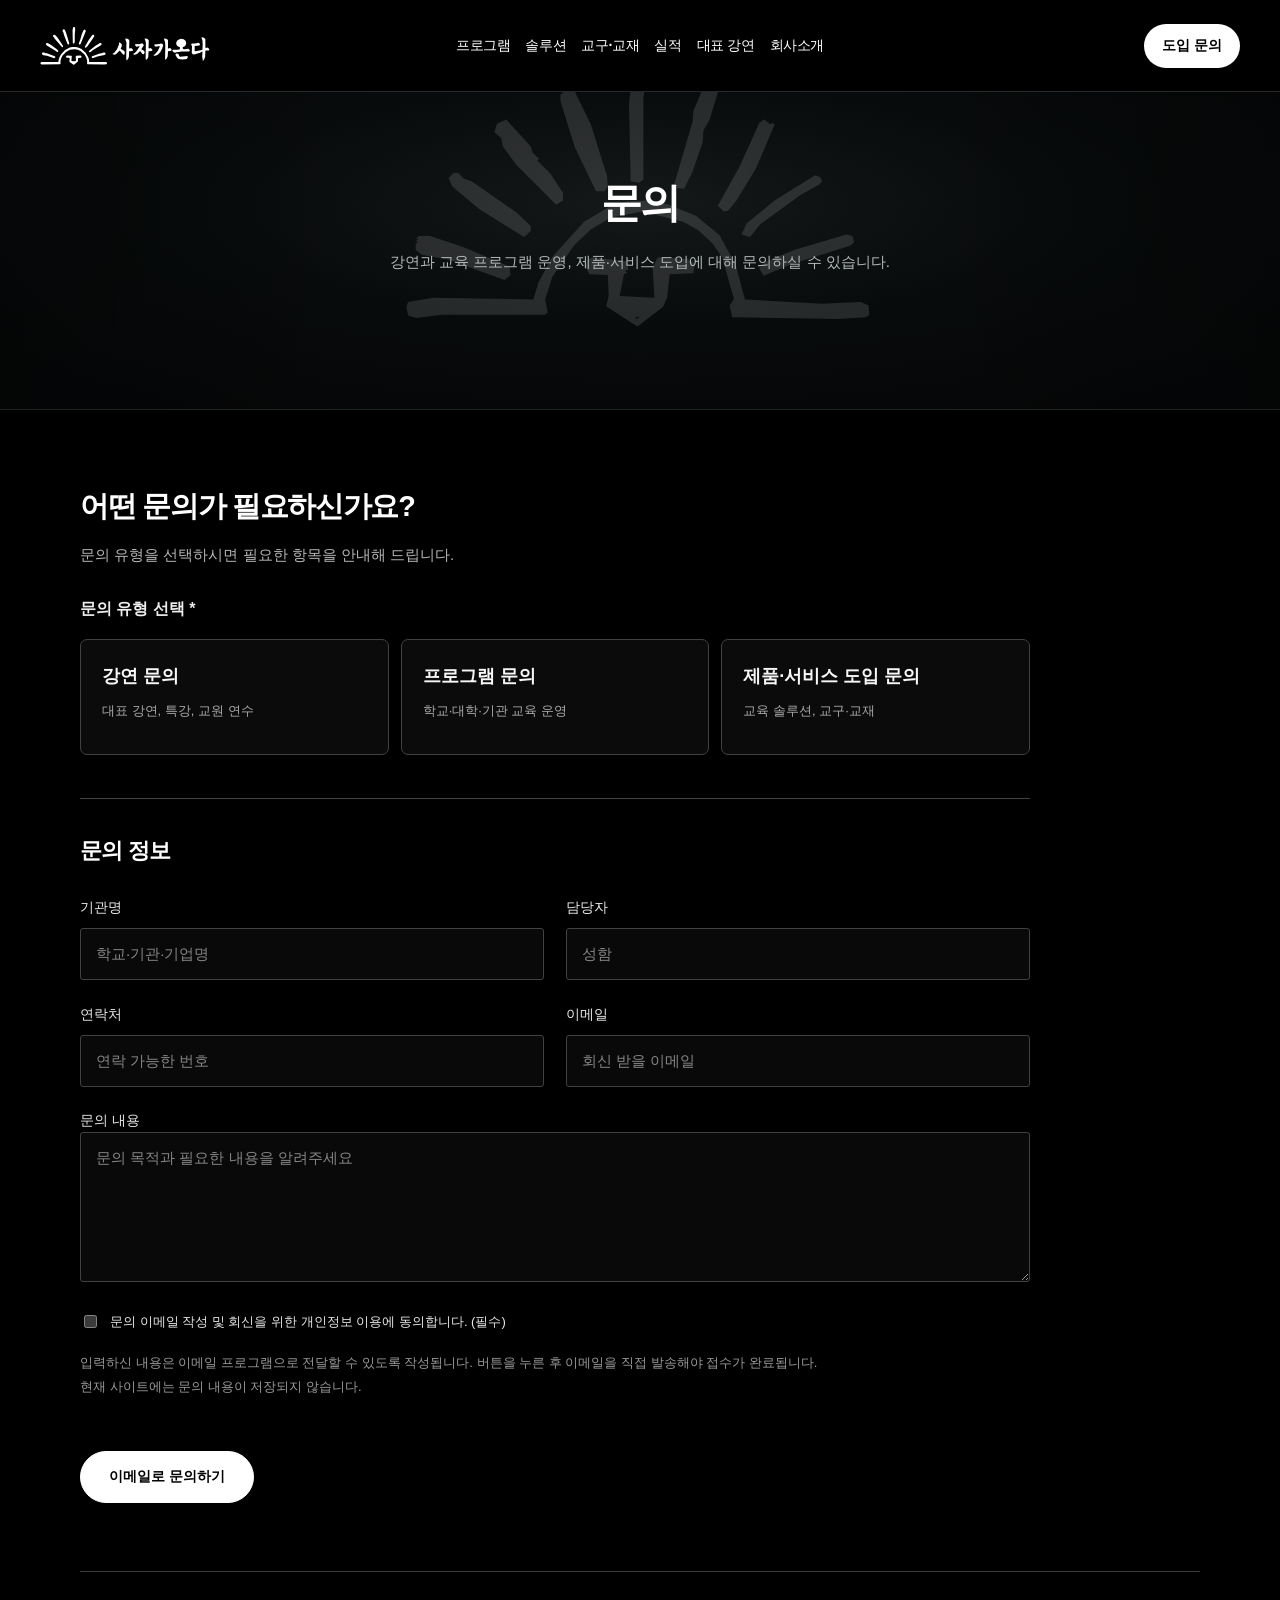
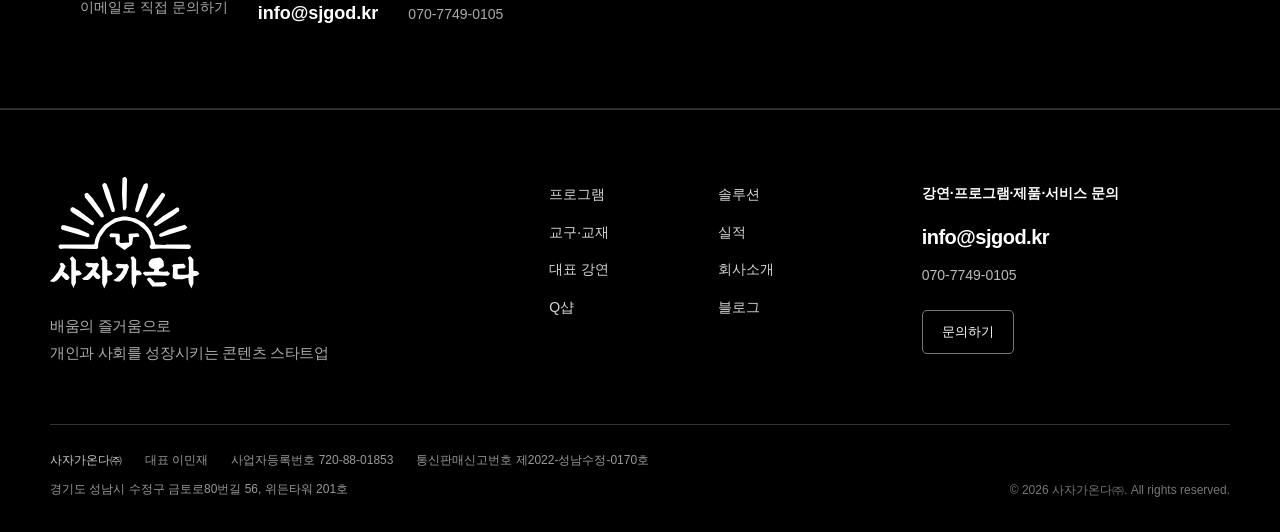
<file: contact.html>
<!doctype html><html lang="ko"><head><meta charset="utf-8"><meta name="viewport" content="width=device-width,initial-scale=1"><meta name="theme-color" content="#000000"><link rel="icon" type="image/svg+xml" href="favicon.svg"><link rel="shortcut icon" href="favicon.svg"><meta name="description" content="강연, 교육 프로그램, 제품과 서비스 도입에 대해 사자가온다에 문의하세요."><title>문의 | 사자가온다</title><link rel="stylesheet" href="assets/css/style.css"><link rel="stylesheet" href="assets/css/header.css"><link rel="stylesheet" href="assets/css/footer.css"><link rel="stylesheet" href="assets/css/inner-pages.css"><link rel="stylesheet" href="assets/css/subpage-hero.css"><script defer src="assets/js/images.js"></script><script defer src="assets/js/main.js"></script><script defer src="assets/js/gallery.js"></script><script defer src="assets/js/inquiry.js"></script></head><body><a class="skip-link" href="#main">본문으로 이동</a><header class="site-header" id="site-header"><div class="header-inner container"><a class="wordmark brand-logo brand-lockup" href="index.html" aria-label="사자가온다 홈"><img src="assets/img/sjgod-lockup.svg" alt="" class="brand-lockup-image"></a><nav class="desktop-nav" aria-label="주요 메뉴"><a href="programs.html">프로그램</a><a href="solutions.html">솔루션</a><a href="materials.html">교구·교재</a><a href="results.html">실적</a><a href="lecture.html">대표 강연</a><a href="company.html">회사소개</a></nav><a class="header-cta" href="contact.html">도입 문의</a><button class="menu-toggle" aria-label="메뉴 열기" aria-expanded="false" aria-controls="mobile-menu"><span></span><span></span></button></div><nav class="mobile-nav" id="mobile-menu" aria-label="모바일 메뉴" hidden><a href="programs.html">프로그램</a><a href="solutions.html">솔루션</a><a href="materials.html">교구·교재</a><a href="results.html">실적</a><a href="lecture.html">대표 강연</a><a href="company.html">회사소개</a><a href="contact.html">도입 문의</a></nav></header><main id="main" class="contact-page">
<section class="renew-page-hero editorial-intro"><div class="container">
  <h1>문의</h1>
  <p>강연과 교육 프로그램 운영, 제품·서비스 도입에 대해 문의하실 수 있습니다.</p>
</div></section>
<section class="renew-section contact-inquiry" id="inquiry"><div class="container contact-content">
  <h2>어떤 문의가 필요하신가요?</h2>
  <p class="renew-lead">문의 유형을 선택하시면 필요한 항목을 안내해 드립니다.</p>
  <form class="inquiry-form" id="inquiry-form">
    <fieldset class="inquiry-type-fieldset"><legend>문의 유형 선택 <span aria-hidden="true">*</span></legend>
      <div class="inquiry-type-grid">
        <label class="inquiry-type-option"><input type="radio" name="inquiryType" value="lecture" required><span><strong>강연 문의</strong><small>대표 강연, 특강, 교원 연수</small></span></label>
        <label class="inquiry-type-option"><input type="radio" name="inquiryType" value="program" required><span><strong>프로그램 문의</strong><small>학교·대학·기관 교육 운영</small></span></label>
        <label class="inquiry-type-option"><input type="radio" name="inquiryType" value="adoption" required><span><strong>제품·서비스 도입 문의</strong><small>교육 솔루션, 교구·교재</small></span></label>
      </div>
    </fieldset>
    <div class="inquiry-form-fields">
      <h3>문의 정보</h3>
      <div class="inquiry-grid">
        <label>기관명 <input name="organization" required autocomplete="organization" placeholder="학교·기관·기업명"></label>
        <label>담당자 <input name="person" required autocomplete="name" placeholder="성함"></label>
        <label>연락처 <input name="phone" required autocomplete="tel" placeholder="연락 가능한 번호"></label>
        <label>이메일 <input name="email" type="email" required autocomplete="email" placeholder="회신 받을 이메일"></label>
        <label data-inquiry-types="lecture program">대상·참여 규모 <input name="audience" placeholder="대상, 학년, 예상 인원"></label>
        <label data-inquiry-types="lecture program">희망 주제·프로그램 <input name="program" placeholder="희망 주제 또는 프로그램명"></label>
        <label data-inquiry-types="adoption">관심 제품·서비스 <input name="product" placeholder="제품 또는 솔루션명"></label>
        <label data-inquiry-types="lecture program adoption">희망 일정 <input name="date" placeholder="예: 2027년 3월"></label>
        <label data-inquiry-types="lecture program adoption">예산 범위 <input name="budget" placeholder="예: 협의 필요"></label>
        <label data-inquiry-types="adoption">구매 방식 <select name="purchase"><option value="">선택</option><option>일반 구매</option><option>학교장터(S2B)</option><option>입찰</option><option>협의 필요</option><option>기타</option></select></label>
      </div>
      <label class="wide-label">문의 내용 <textarea name="message" rows="5" required placeholder="문의 목적과 필요한 내용을 알려주세요"></textarea></label>
      <label class="form-check"><input type="checkbox" name="privacy" required><span>문의 이메일 작성 및 회신을 위한 개인정보 이용에 동의합니다. (필수)</span></label>
      <p class="contact-send-note">입력하신 내용은 이메일 프로그램으로 전달할 수 있도록 작성됩니다. 버튼을 누른 후 이메일을 직접 발송해야 접수가 완료됩니다. 현재 사이트에는 문의 내용이 저장되지 않습니다.</p>
      <button class="round-button inquiry-submit" type="submit">이메일로 문의하기</button>
    </div>
  </form>
  <div class="contact-direct"><p>이메일로 직접 문의하기</p><a href="mailto:info@sjgod.kr">info@sjgod.kr</a><span>070-7749-0105</span></div>
</div></section></main><footer class="site-footer site-footer-refined" role="contentinfo">
  <div class="container footer-content">
    <div class="footer-identity">
      <a class="wordmark brand-logo brand-lockup" href="index.html" aria-label="사자가온다 홈"><img src="assets/img/sjgod-stacked.svg" alt="" class="brand-lockup-image"></a>
      <p>배움의 즐거움으로<br>개인과 사회를 성장시키는 콘텐츠 스타트업</p>
    </div>
    <nav class="footer-navigation" aria-label="푸터 메뉴">
      <a href="programs.html">프로그램</a>
      <a href="solutions.html">솔루션</a>
      <a href="materials.html">교구·교재</a>
      <a href="results.html">실적</a>
      <a href="lecture.html">대표 강연</a>
      <a href="company.html">회사소개</a><a href="https://q-shop.kr/" target="_blank" rel="noopener noreferrer">Q샵</a><a href="https://blog.naver.com/jc_lab" target="_blank" rel="noopener noreferrer">블로그</a>
    </nav>
    <div class="footer-contact">
      <p class="footer-contact-title">강연·프로그램·제품·서비스 문의</p>
      <a href="mailto:info@sjgod.kr" class="footer-contact-email">info@sjgod.kr</a>
      <a href="tel:07077490105" class="footer-contact-phone">070-7749-0105</a>
      <a href="contact.html" class="footer-inquiry">문의하기</a>
    </div>
  </div>
  <div class="container footer-bottom">
    <div class="footer-company-details">
      <p><strong>사자가온다㈜</strong><span>대표 이민재</span><span>사업자등록번호 720-88-01853</span><span>통신판매신고번호 제2022-성남수정-0170호</span></p>
      <p>경기도 성남시 수정구 금토로80번길 56, 위든타워 201호</p>
    </div>
    <small>© <span id="year">2026</span> 사자가온다㈜. All rights reserved.</small>
  </div>
</footer></body></html>
</file>
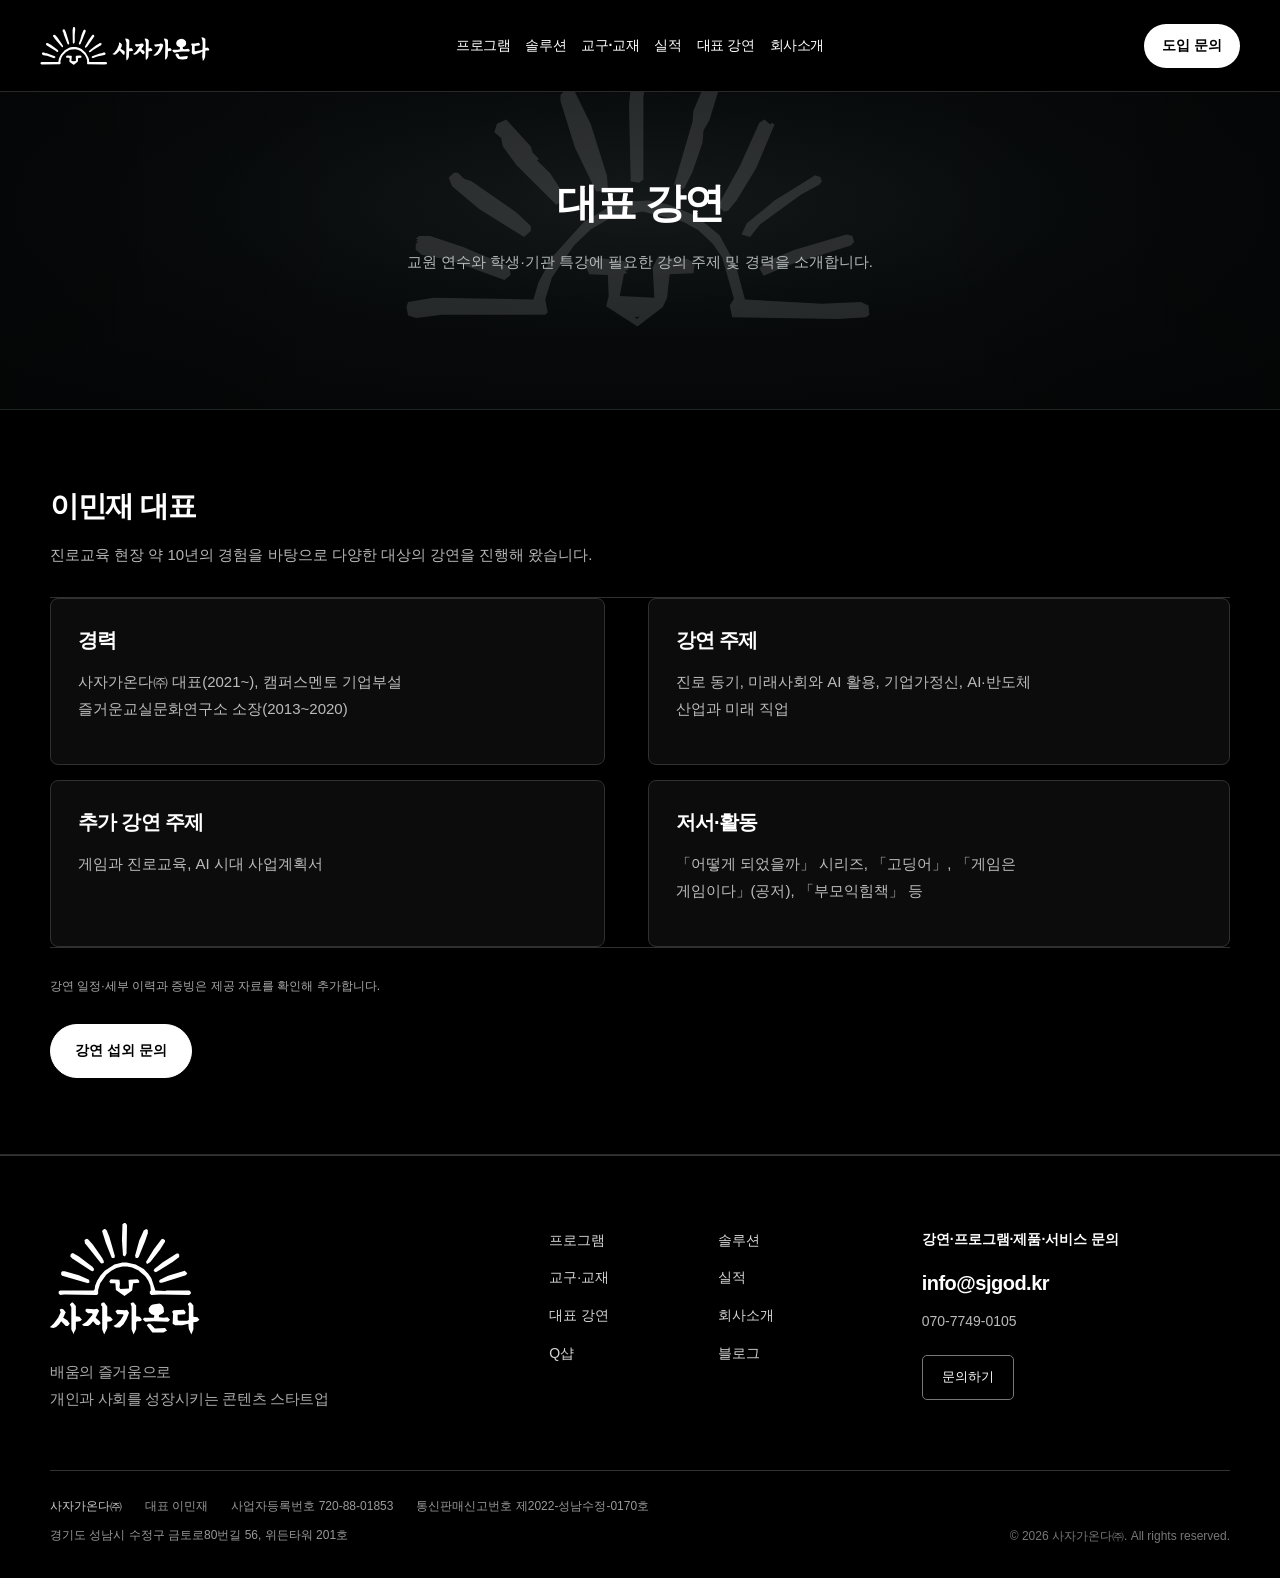
<file: lecture.html>
<!doctype html><html lang="ko"><head><meta charset="utf-8"><meta name="viewport" content="width=device-width,initial-scale=1"><meta name="theme-color" content="#000000"><link rel="icon" type="image/svg+xml" href="favicon.svg"><link rel="shortcut icon" href="favicon.svg"><meta name="description" content="교원 연수와 학생·기관 특강에 필요한 강의 주제 및 경력을 소개합니다."><title>대표 강연 | 사자가온다</title><link rel="stylesheet" href="assets/css/style.css"><link rel="stylesheet" href="assets/css/header.css"><link rel="stylesheet" href="assets/css/footer.css"><link rel="stylesheet" href="assets/css/inner-pages.css"><link rel="stylesheet" href="assets/css/subpage-hero.css"><script defer src="assets/js/images.js"></script><script defer src="assets/js/main.js"></script><script defer src="assets/js/gallery.js"></script><script defer src="assets/js/inquiry.js"></script></head><body><a class="skip-link" href="#main">본문으로 이동</a><header class="site-header" id="site-header"><div class="header-inner container"><a class="wordmark brand-logo brand-lockup" href="index.html" aria-label="사자가온다 홈"><img src="assets/img/sjgod-lockup.svg" alt="" class="brand-lockup-image"></a><nav class="desktop-nav" aria-label="주요 메뉴"><a href="programs.html">프로그램</a><a href="solutions.html">솔루션</a><a href="materials.html">교구·교재</a><a href="results.html">실적</a><a href="lecture.html">대표 강연</a><a href="company.html">회사소개</a></nav><a class="header-cta" href="contact.html">도입 문의</a><button class="menu-toggle" aria-label="메뉴 열기" aria-expanded="false" aria-controls="mobile-menu"><span></span><span></span></button></div><nav class="mobile-nav" id="mobile-menu" aria-label="모바일 메뉴" hidden><a href="programs.html">프로그램</a><a href="solutions.html">솔루션</a><a href="materials.html">교구·교재</a><a href="results.html">실적</a><a href="lecture.html">대표 강연</a><a href="company.html">회사소개</a><a href="contact.html">도입 문의</a></nav></header><main id="main"><section class="renew-page-hero editorial-intro"><div class="container"><h1>대표 강연</h1><p>교원 연수와 학생·기관 특강에 필요한 강의 주제 및 경력을 소개합니다.</p></div></section><section class="renew-section" id="speaker"><div class="container"><p class="section-kicker">대표 소개</p><h2>이민재 대표</h2><p class="renew-lead">진로교육 현장 약 10년의 경험을 바탕으로 다양한 대상의 강연을 진행해 왔습니다.</p><div class="renew-grid lecture-detail-grid"><article class="renew-card"><h3>경력</h3><p>사자가온다㈜ 대표(2021~), 캠퍼스멘토 기업부설 즐거운교실문화연구소 소장(2013~2020)</p></article><article class="renew-card"><h3>강연 주제</h3><p>진로 동기, 미래사회와 AI 활용, 기업가정신, AI·반도체 산업과 미래 직업</p></article><article class="renew-card"><h3>추가 강연 주제</h3><p>게임과 진로교육, AI 시대 사업계획서</p></article><article class="renew-card"><h3>저서·활동</h3><p>「어떻게 되었을까」 시리즈, 「고딩어」, 「게임은 게임이다」(공저), 「부모익힘책」 등</p></article></div><p class="renew-note">강연 일정·세부 이력과 증빙은 제공 자료를 확인해 추가합니다.</p><a class="round-button" href="contact.html?program=%EB%8C%80%ED%91%9C%20%EA%B0%95%EC%97%B0">강연 섭외 문의</a></div></section></main><footer class="site-footer site-footer-refined" role="contentinfo">
  <div class="container footer-content">
    <div class="footer-identity">
      <a class="wordmark brand-logo brand-lockup" href="index.html" aria-label="사자가온다 홈"><img src="assets/img/sjgod-stacked.svg" alt="" class="brand-lockup-image"></a>
      <p>배움의 즐거움으로<br>개인과 사회를 성장시키는 콘텐츠 스타트업</p>
    </div>
    <nav class="footer-navigation" aria-label="푸터 메뉴">
      <a href="programs.html">프로그램</a>
      <a href="solutions.html">솔루션</a>
      <a href="materials.html">교구·교재</a>
      <a href="results.html">실적</a>
      <a href="lecture.html">대표 강연</a>
      <a href="company.html">회사소개</a><a href="https://q-shop.kr/" target="_blank" rel="noopener noreferrer">Q샵</a><a href="https://blog.naver.com/jc_lab" target="_blank" rel="noopener noreferrer">블로그</a>
    </nav>
    <div class="footer-contact">
      <p class="footer-contact-title">강연·프로그램·제품·서비스 문의</p>
      <a href="mailto:info@sjgod.kr" class="footer-contact-email">info@sjgod.kr</a>
      <a href="tel:07077490105" class="footer-contact-phone">070-7749-0105</a>
      <a href="contact.html" class="footer-inquiry">문의하기</a>
    </div>
  </div>
  <div class="container footer-bottom">
    <div class="footer-company-details">
      <p><strong>사자가온다㈜</strong><span>대표 이민재</span><span>사업자등록번호 720-88-01853</span><span>통신판매신고번호 제2022-성남수정-0170호</span></p>
      <p>경기도 성남시 수정구 금토로80번길 56, 위든타워 201호</p>
    </div>
    <small>© <span id="year">2026</span> 사자가온다㈜. All rights reserved.</small>
  </div>
</footer></body></html>
</file>
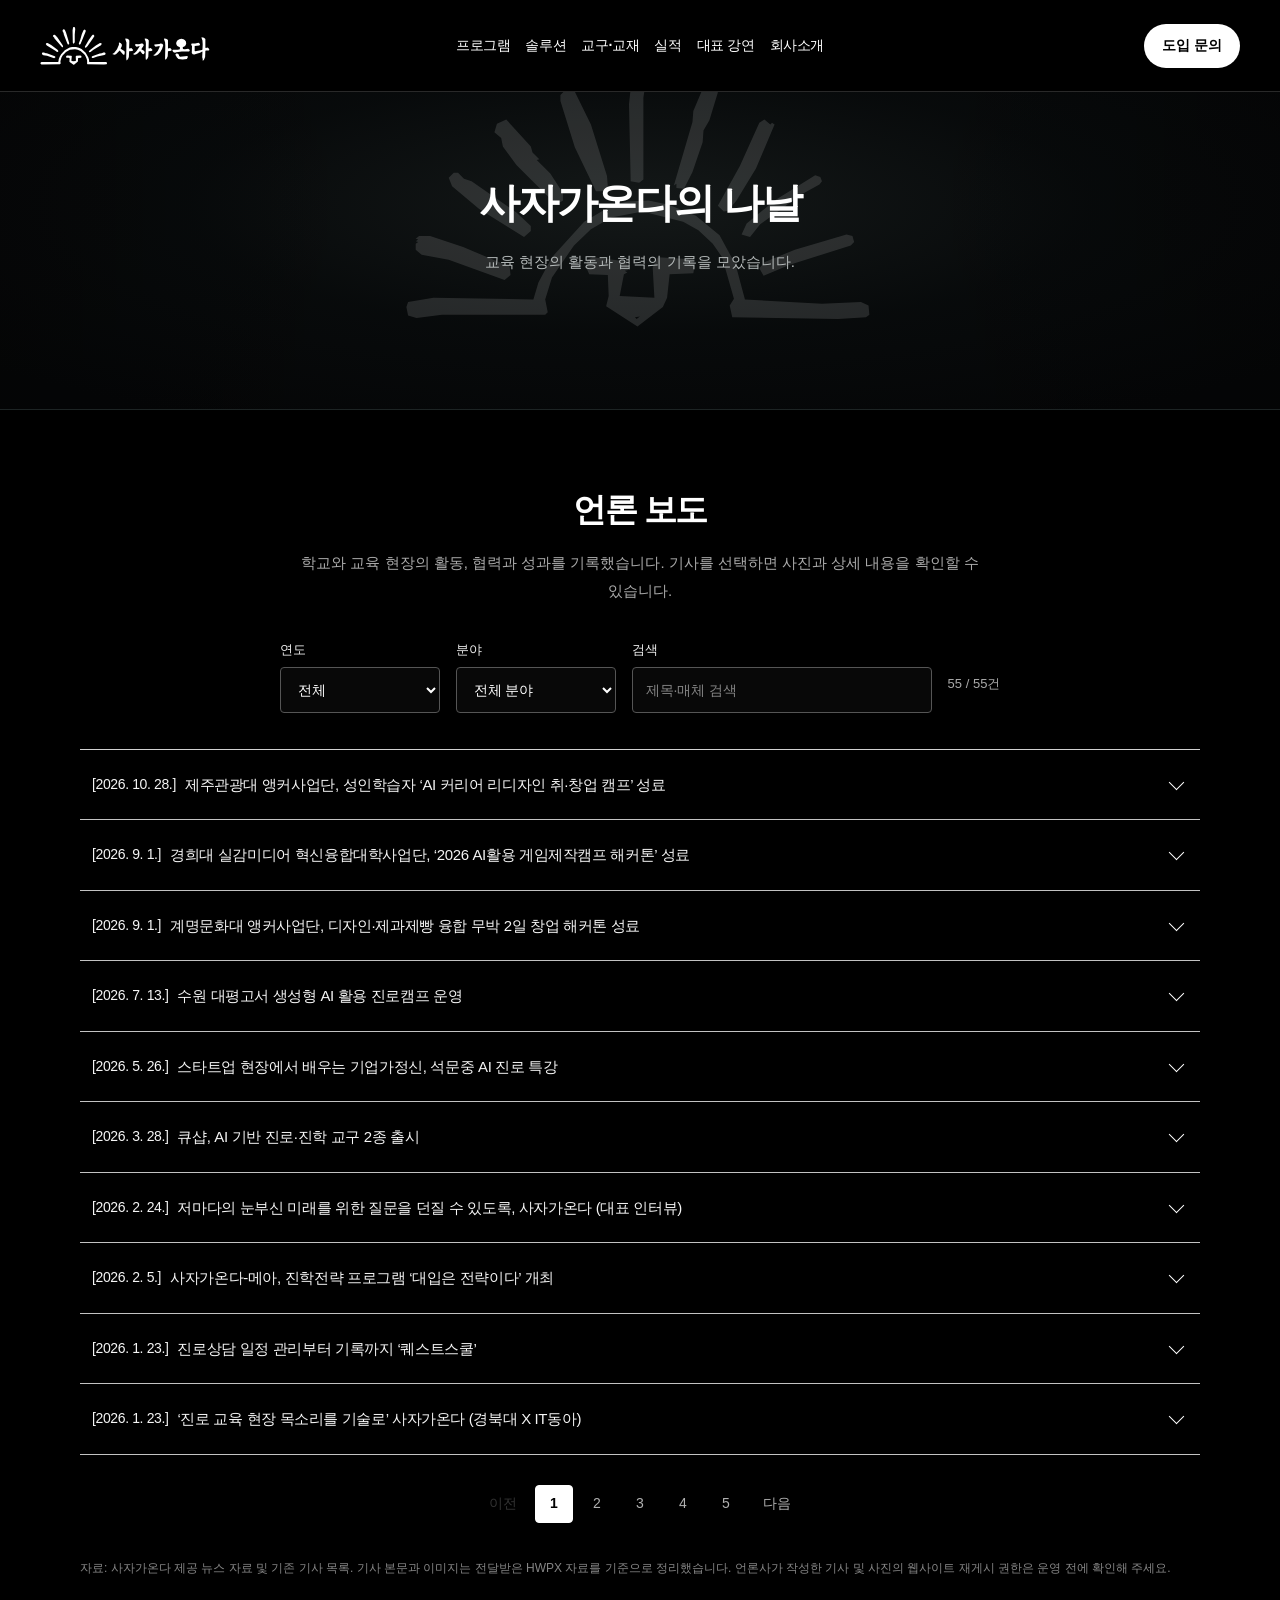
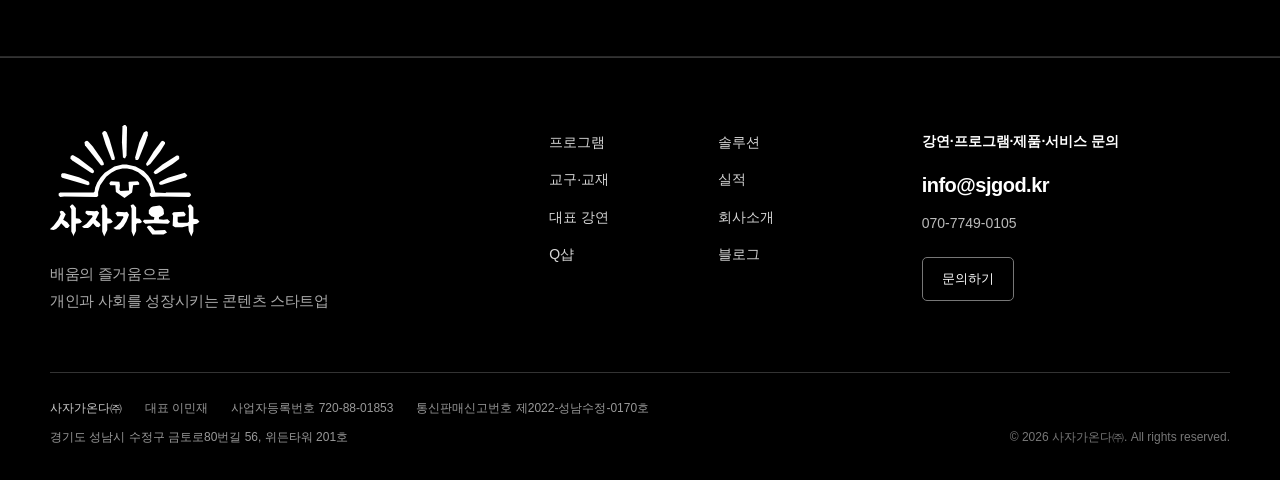
<file: news.html>
<!doctype html><html lang="ko"><head><meta charset="utf-8"><meta name="viewport" content="width=device-width,initial-scale=1"><meta name="theme-color" content="#000000"><link rel="icon" type="image/svg+xml" href="favicon.svg"><link rel="shortcut icon" href="favicon.svg"><meta name="description" content="사자가온다의 2021~2026 언론 보도와 교육 현장 활동 아카이브"><title>언론 보도 | 사자가온다</title><link rel="stylesheet" href="assets/css/style.css"><link rel="stylesheet" href="assets/css/header.css"><link rel="stylesheet" href="assets/css/footer.css"><link rel="stylesheet" href="assets/css/inner-pages.css"><link rel="stylesheet" href="assets/css/subpage-hero.css"><link rel="stylesheet" href="assets/css/news-archive.css"><script defer src="assets/js/main.js"></script><script defer src="assets/js/news-data.js"></script><script defer src="assets/js/news-details.js"></script><script defer src="assets/js/news-full.js"></script><script defer src="assets/js/news.js"></script></head><body><a class="skip-link" href="#main">본문으로 이동</a><header class="site-header" id="site-header"><div class="header-inner container"><a class="wordmark brand-logo brand-lockup" href="index.html" aria-label="사자가온다 홈"><img src="assets/img/sjgod-lockup.svg" alt="" class="brand-lockup-image"></a><nav class="desktop-nav" aria-label="주요 메뉴"><a href="programs.html">프로그램</a><a href="solutions.html">솔루션</a><a href="materials.html">교구·교재</a><a href="results.html">실적</a><a href="lecture.html">대표 강연</a><a href="company.html">회사소개</a></nav><a class="header-cta" href="contact.html">도입 문의</a><button class="menu-toggle" aria-label="메뉴 열기" aria-expanded="false" aria-controls="mobile-menu"><span></span><span></span></button></div><nav class="mobile-nav" id="mobile-menu" aria-label="모바일 메뉴" hidden><a href="programs.html">프로그램</a><a href="solutions.html">솔루션</a><a href="materials.html">교구·교재</a><a href="results.html">실적</a><a href="lecture.html">대표 강연</a><a href="company.html">회사소개</a><a href="contact.html">도입 문의</a></nav></header><main id="main"><section class="renew-page-hero editorial-intro"><div class="container"><h1>사자가온다의 나날</h1><p>교육 현장의 활동과 협력의 기록을 모았습니다.</p></div></section><section class="renew-section news-archive-section"><div class="container news-archive-container"><div class="news-archive-heading"><h2>언론 보도</h2><p class="renew-lead">학교와 교육 현장의 활동, 협력과 성과를 기록했습니다. 기사를 선택하면 사진과 상세 내용을 확인할 수 있습니다.</p></div><div class="filterbar" role="group" aria-label="기사 검색"><label>연도<select id="news-year"><option value="all">전체</option><option>2026</option><option>2025</option><option>2024</option><option>2023</option><option>2022</option><option>2021</option></select></label><label>분야<select id="news-category"><option value="all">전체 분야</option><option>초등</option><option>중·고등</option><option>대학</option><option>교원 연수</option><option>기관</option><option>제품·솔루션</option><option>협약</option><option>기업</option></select></label><label>검색<input id="news-search" type="search" placeholder="제목·매체 검색" aria-label="기사 제목 또는 매체 검색"></label><span class="filter-count" id="news-count" aria-live="polite"></span></div><div id="news-archive" class="news-accordion-list"></div><nav class="news-pagination" id="news-pagination" aria-label="뉴스 페이지 선택"></nav><p class="renew-note">자료: 사자가온다 제공 뉴스 자료 및 기존 기사 목록. 기사 본문과 이미지는 전달받은 HWPX 자료를 기준으로 정리했습니다. 언론사가 작성한 기사 및 사진의 웹사이트 재게시 권한은 운영 전에 확인해 주세요.</p></div></section></main><footer class="site-footer site-footer-refined" role="contentinfo">
  <div class="container footer-content">
    <div class="footer-identity">
      <a class="wordmark brand-logo brand-lockup" href="index.html" aria-label="사자가온다 홈"><img src="assets/img/sjgod-stacked.svg" alt="" class="brand-lockup-image"></a>
      <p>배움의 즐거움으로<br>개인과 사회를 성장시키는 콘텐츠 스타트업</p>
    </div>
    <nav class="footer-navigation" aria-label="푸터 메뉴">
      <a href="programs.html">프로그램</a>
      <a href="solutions.html">솔루션</a>
      <a href="materials.html">교구·교재</a>
      <a href="results.html">실적</a>
      <a href="lecture.html">대표 강연</a>
      <a href="company.html">회사소개</a><a href="https://q-shop.kr/" target="_blank" rel="noopener noreferrer">Q샵</a><a href="https://blog.naver.com/jc_lab" target="_blank" rel="noopener noreferrer">블로그</a>
    </nav>
    <div class="footer-contact">
      <p class="footer-contact-title">강연·프로그램·제품·서비스 문의</p>
      <a href="mailto:info@sjgod.kr" class="footer-contact-email">info@sjgod.kr</a>
      <a href="tel:07077490105" class="footer-contact-phone">070-7749-0105</a>
      <a href="contact.html" class="footer-inquiry">문의하기</a>
    </div>
  </div>
  <div class="container footer-bottom">
    <div class="footer-company-details">
      <p><strong>사자가온다㈜</strong><span>대표 이민재</span><span>사업자등록번호 720-88-01853</span><span>통신판매신고번호 제2022-성남수정-0170호</span></p>
      <p>경기도 성남시 수정구 금토로80번길 56, 위든타워 201호</p>
    </div>
    <small>© <span id="year">2026</span> 사자가온다㈜. All rights reserved.</small>
  </div>
</footer></body></html>
</file>
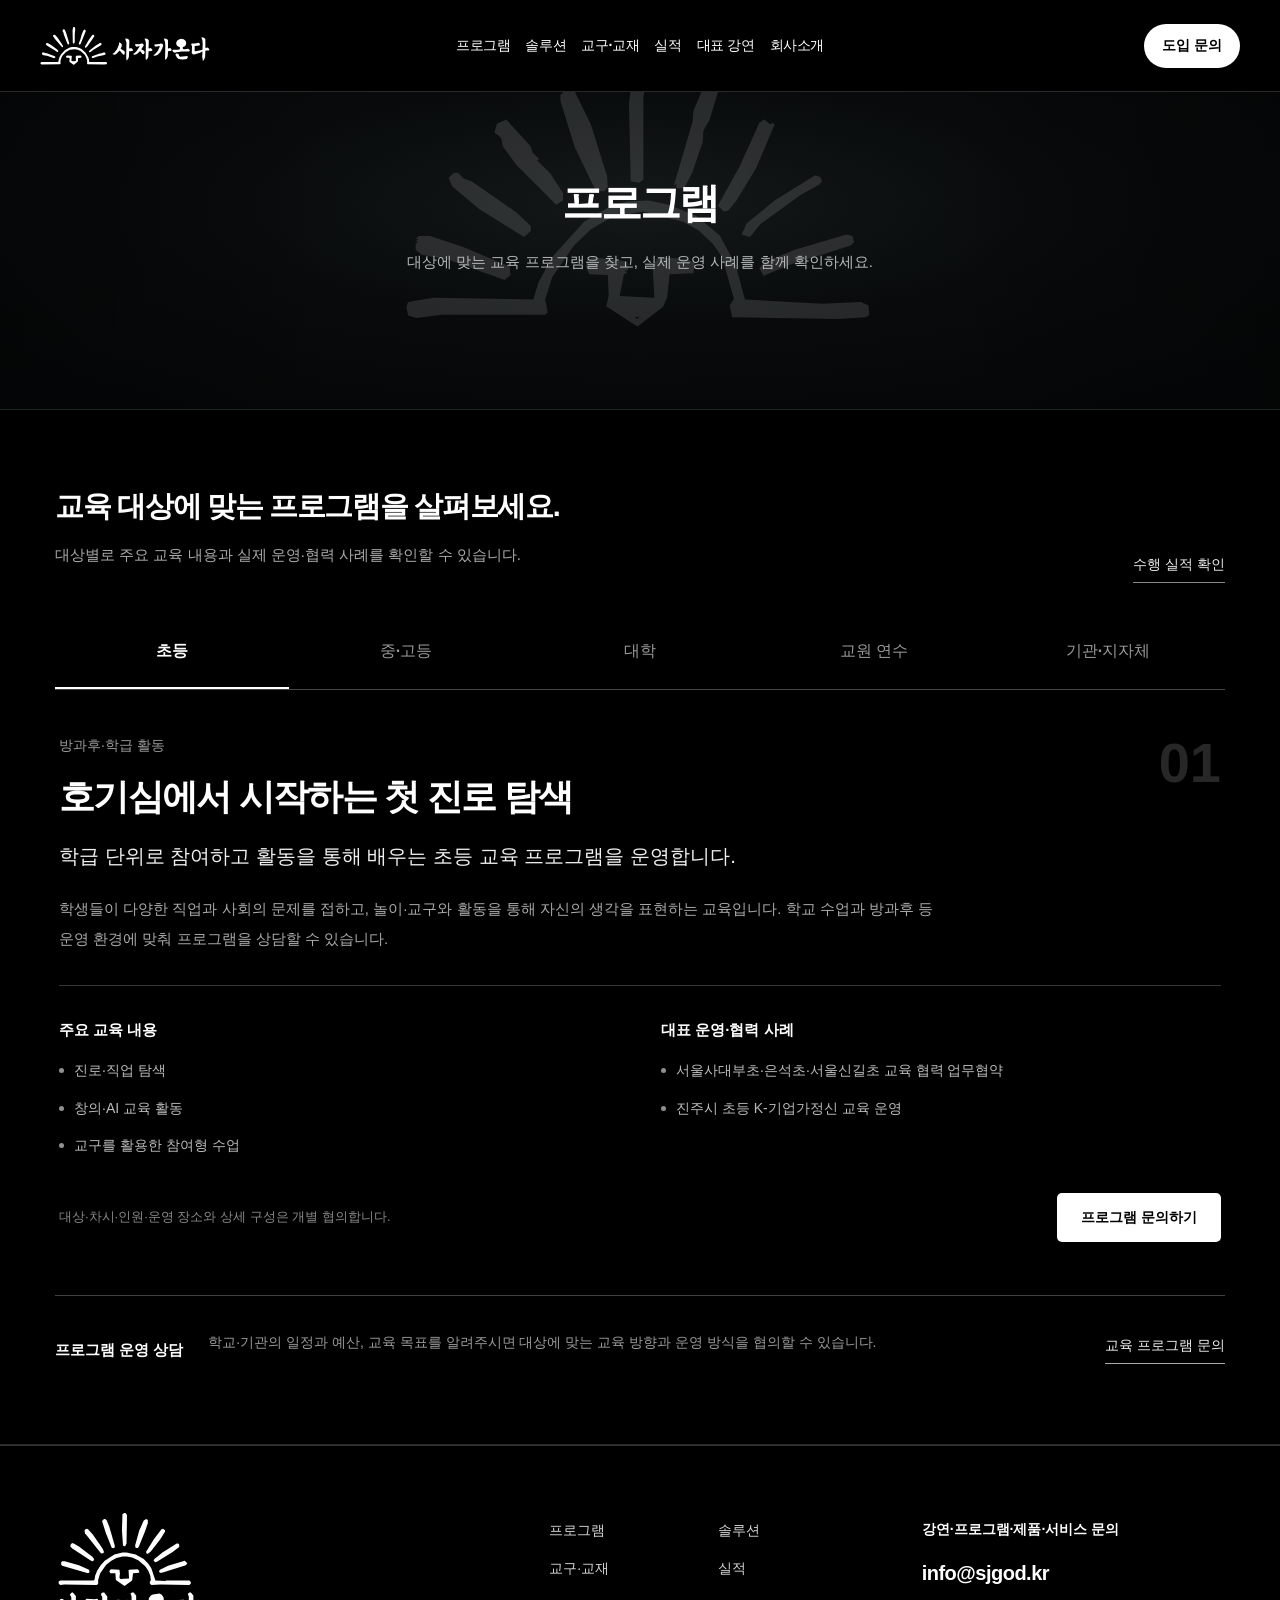
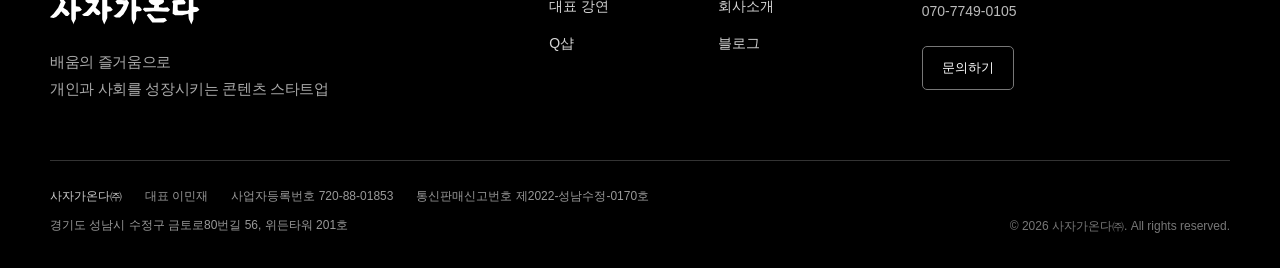
<file: programs.html>
<!doctype html><html lang="ko"><head><meta charset="utf-8"><meta name="viewport" content="width=device-width,initial-scale=1"><meta name="theme-color" content="#000000"><link rel="icon" type="image/svg+xml" href="favicon.svg"><link rel="shortcut icon" href="favicon.svg"><meta name="description" content="대상에 맞는 교육 프로그램을 찾고, 실제 운영 사례를 함께 확인하세요."><title>프로그램 | 사자가온다</title><link rel="stylesheet" href="assets/css/style.css"><link rel="stylesheet" href="assets/css/header.css"><link rel="stylesheet" href="assets/css/footer.css"><link rel="stylesheet" href="assets/css/inner-pages.css"><link rel="stylesheet" href="assets/css/subpage-hero.css"><script defer src="assets/js/images.js"></script><script defer src="assets/js/main.js"></script><script defer src="assets/js/gallery.js"></script><script defer src="assets/js/inquiry.js"></script><script defer src="assets/js/program-tabs.js"></script></head><body><a class="skip-link" href="#main">본문으로 이동</a><header class="site-header" id="site-header"><div class="header-inner container"><a class="wordmark brand-logo brand-lockup" href="index.html" aria-label="사자가온다 홈"><img src="assets/img/sjgod-lockup.svg" alt="" class="brand-lockup-image"></a><nav class="desktop-nav" aria-label="주요 메뉴"><a href="programs.html">프로그램</a><a href="solutions.html">솔루션</a><a href="materials.html">교구·교재</a><a href="results.html">실적</a><a href="lecture.html">대표 강연</a><a href="company.html">회사소개</a></nav><a class="header-cta" href="contact.html">도입 문의</a><button class="menu-toggle" aria-label="메뉴 열기" aria-expanded="false" aria-controls="mobile-menu"><span></span><span></span></button></div><nav class="mobile-nav" id="mobile-menu" aria-label="모바일 메뉴" hidden><a href="programs.html">프로그램</a><a href="solutions.html">솔루션</a><a href="materials.html">교구·교재</a><a href="results.html">실적</a><a href="lecture.html">대표 강연</a><a href="company.html">회사소개</a><a href="contact.html">도입 문의</a></nav></header><main id="main"><section class="renew-page-hero editorial-intro"><div class="container"><h1>프로그램</h1><p>대상에 맞는 교육 프로그램을 찾고, 실제 운영 사례를 함께 확인하세요.</p></div></section><section class="renew-section program-explorer" id="programs"><div class="container">
<div class="program-section-head"><div><h2>교육 대상에 맞는 프로그램을 살펴보세요.</h2><p>대상별로 주요 교육 내용과 실제 운영·협력 사례를 확인할 수 있습니다.</p></div><a href="results.html#archive">수행 실적 확인</a></div>
<div class="program-tabs" role="tablist" aria-label="교육 대상 선택"><button type="button" role="tab" id="program-tab-elementary" aria-controls="program-panel-elementary" aria-selected="true" tabindex="0" data-program="elementary">초등</button><button type="button" role="tab" id="program-tab-middle" aria-controls="program-panel-middle" aria-selected="false" tabindex="-1" data-program="middle">중·고등</button><button type="button" role="tab" id="program-tab-university" aria-controls="program-panel-university" aria-selected="false" tabindex="-1" data-program="university">대학</button><button type="button" role="tab" id="program-tab-teacher" aria-controls="program-panel-teacher" aria-selected="false" tabindex="-1" data-program="teacher">교원 연수</button><button type="button" role="tab" id="program-tab-institution" aria-controls="program-panel-institution" aria-selected="false" tabindex="-1" data-program="institution">기관·지자체</button></div>
<div class="program-panels"><article role="tabpanel" id="program-panel-elementary" aria-labelledby="program-tab-elementary" tabindex="0" class="program-detail-panel" data-program-panel="elementary">
 <div class="program-panel-top"><div><p class="program-eyebrow">방과후·학급 활동</p><h3>호기심에서 시작하는 첫 진로 탐색</h3><p class="program-lead">학급 단위로 참여하고 활동을 통해 배우는 초등 교육 프로그램을 운영합니다.</p></div><strong class="program-panel-index">01</strong></div>
 <p class="program-full-description">학생들이 다양한 직업과 사회의 문제를 접하고, 놀이·교구와 활동을 통해 자신의 생각을 표현하는 교육입니다. 학교 수업과 방과후 등 운영 환경에 맞춰 프로그램을 상담할 수 있습니다.</p>
 <div class="program-info-grid"><section><h4>주요 교육 내용</h4><ul><li>진로·직업 탐색</li><li>창의·AI 교육 활동</li><li>교구를 활용한 참여형 수업</li></ul></section><section><h4>대표 운영·협력 사례</h4><ul><li>서울사대부초·은석초·서울신길초 교육 협력 업무협약</li><li>진주시 초등 K-기업가정신 교육 운영</li></ul></section></div>
 <div class="program-bottom-row"><p>대상·차시·인원·운영 장소와 상세 구성은 개별 협의합니다.</p><a href="contact.html?type=program&amp;program=%EC%B4%88%EB%93%B1">프로그램 문의하기</a></div>
 </article><article role="tabpanel" id="program-panel-middle" aria-labelledby="program-tab-middle" tabindex="0" class="program-detail-panel" hidden data-program-panel="middle">
 <div class="program-panel-top"><div><p class="program-eyebrow">진로·AI·탐구 캠프</p><h3>진로를 발견하고, 미래를 직접 탐구하는 경험</h3><p class="program-lead">자기이해부터 사회문제 탐구, AI 활용과 기업가정신까지 학생의 탐색을 확장합니다.</p></div><strong class="program-panel-index">02</strong></div>
 <p class="program-full-description">중·고등학생의 진로 탐색과 주제별 프로젝트를 연결하는 캠프·교육 활동을 운영합니다. SDGs 어벤저스, MY A.I, 대입은 전략이다, 기업가정신 등 활동을 학교급과 교육 목표에 맞춰 검토할 수 있습니다.</p>
 <div class="program-info-grid"><section><h4>주요 교육 내용</h4><ul><li>SDGs 어벤저스 및 사회문제 탐구</li><li>MY A.I 및 생성형 AI 진로 활동</li><li>대입은 전략이다·기업가정신</li></ul></section><section><h4>대표 운영·협력 사례</h4><ul><li>강서중·서전중 SDGs 어벤저스 프로그램</li><li>봉평중 MY A.I 및 수원 대평고 생성형 AI 활용 진로캠프</li></ul></section></div>
 <div class="program-bottom-row"><p>대상·차시·인원·운영 장소와 상세 구성은 개별 협의합니다.</p><a href="contact.html?type=program&amp;program=%EC%A4%91%C2%B7%EA%B3%A0%EB%93%B1">프로그램 문의하기</a></div>
 </article><article role="tabpanel" id="program-panel-university" aria-labelledby="program-tab-university" tabindex="0" class="program-detail-panel" hidden data-program-panel="university">
 <div class="program-panel-top"><div><p class="program-eyebrow">해커톤·캡스톤·취창업</p><h3>아이디어를 실행으로 연결하는 대학 교육</h3><p class="program-lead">전공과 기술을 연결해 프로젝트를 만들고 발표하는 경험을 설계합니다.</p></div><strong class="program-panel-index">03</strong></div>
 <p class="program-full-description">대학 사업단의 사업 목적과 참여자 특성을 고려해 해커톤·아이디어톤·캡스톤 디자인, AI 게임제작, 성인학습자 취·창업 캠프 등 프로젝트 중심의 교육을 운영합니다. 사업단별 운영 방식과 결과물, 참여 규모는 별도 협의합니다.</p>
 <div class="program-info-grid"><section><h4>주요 교육 내용</h4><ul><li>융합 해커톤·아이디어톤</li><li>캡스톤 디자인과 프로젝트 결과물</li><li>AI 게임제작·성인학습자 취창업</li></ul></section><section><h4>대표 운영·협력 사례</h4><ul><li>서일대학교 AI&amp;GAME 쇼케이스 3년 연속 운영</li><li>경희대·계명문화대 해커톤, 제주관광대 RISE 캠프</li></ul></section></div>
 <div class="program-bottom-row"><p>대상·차시·인원·운영 장소와 상세 구성은 개별 협의합니다.</p><a href="contact.html?type=program&amp;program=%EB%8C%80%ED%95%99">프로그램 문의하기</a></div>
 </article><article role="tabpanel" id="program-panel-teacher" aria-labelledby="program-tab-teacher" tabindex="0" class="program-detail-panel" hidden data-program-panel="teacher">
 <div class="program-panel-top"><div><p class="program-eyebrow">교사·교육청 대상 연수</p><h3>교실에서 다시 활용할 수 있는 전문성</h3><p class="program-lead">진로교육과 AI 활용, 기업가정신 등 교육 현장에 필요한 주제를 함께 고민합니다.</p></div><strong class="program-panel-index">04</strong></div>
 <p class="program-full-description">교원과 교육청 담당자를 대상으로 진로교육, AI 활용 교육, 기업가정신 및 수업 활동을 주제로 연수를 진행합니다. 강의 주제와 형태는 연수 목적, 참가자 구성과 학교 현장의 요구에 맞춰 상담합니다.</p>
 <div class="program-info-grid"><section><h4>주요 교육 내용</h4><ul><li>진로·진학 교육</li><li>AI 활용 및 교육 콘텐츠</li><li>기업가정신·참여형 수업</li></ul></section><section><h4>대표 운영·협력 사례</h4><ul><li>2026년 교원·교육청 연수 약 20건(제공 전략안 기준)</li><li>교사성장학교 자율연수 및 진로교사 연수 운영</li></ul></section></div>
 <div class="program-bottom-row"><p>대상·차시·인원·운영 장소와 상세 구성은 개별 협의합니다.</p><a href="contact.html?type=program&amp;program=%EA%B5%90%EC%9B%90%20%EC%97%B0%EC%88%98">프로그램 문의하기</a></div>
 </article><article role="tabpanel" id="program-panel-institution" aria-labelledby="program-tab-institution" tabindex="0" class="program-detail-panel" hidden data-program-panel="institution">
 <div class="program-panel-top"><div><p class="program-eyebrow">공공·지역 연계 교육</p><h3>지역의 교육 목적에 맞는 경험을 설계합니다</h3><p class="program-lead">교육을 지역 프로젝트와 연결하고 참여자의 경험으로 완성합니다.</p></div><strong class="program-panel-index">05</strong></div>
 <p class="program-full-description">기관과 지자체의 교육·체험·진로 프로그램을 지역 특성 및 사업 목적에 맞춰 기획·운영합니다. 기업가정신, 진로탐색, 체험형 콘텐츠 등 다양한 주제에 대해 사업 규모와 추진 방식에 따른 협의를 진행합니다.</p>
 <div class="program-info-grid"><section><h4>주요 교육 내용</h4><ul><li>지역 기업가정신 교육</li><li>진로·직업 체험 콘텐츠</li><li>공공기관 연계 교육 운영</li></ul></section><section><h4>대표 운영·협력 사례</h4><ul><li>진주시 초·중·고 K-기업가정신 교육 2년 수행</li><li>한국잡월드 AI 기반 진로 탐색 서비스 개발·협력</li></ul></section></div>
 <div class="program-bottom-row"><p>대상·차시·인원·운영 장소와 상세 구성은 개별 협의합니다.</p><a href="contact.html?type=program&amp;program=%EA%B8%B0%EA%B4%80%C2%B7%EC%A7%80%EC%9E%90%EC%B2%B4">프로그램 문의하기</a></div>
 </article></div>
<div class="program-guide"><strong>프로그램 운영 상담</strong><p>학교·기관의 일정과 예산, 교육 목표를 알려주시면 대상에 맞는 교육 방향과 운영 방식을 협의할 수 있습니다.</p><a href="contact.html?type=program">교육 프로그램 문의</a></div>
</div></section></main><footer class="site-footer site-footer-refined" role="contentinfo">
  <div class="container footer-content">
    <div class="footer-identity">
      <a class="wordmark brand-logo brand-lockup" href="index.html" aria-label="사자가온다 홈"><img src="assets/img/sjgod-stacked.svg" alt="" class="brand-lockup-image"></a>
      <p>배움의 즐거움으로<br>개인과 사회를 성장시키는 콘텐츠 스타트업</p>
    </div>
    <nav class="footer-navigation" aria-label="푸터 메뉴">
      <a href="programs.html">프로그램</a>
      <a href="solutions.html">솔루션</a>
      <a href="materials.html">교구·교재</a>
      <a href="results.html">실적</a>
      <a href="lecture.html">대표 강연</a>
      <a href="company.html">회사소개</a><a href="https://q-shop.kr/" target="_blank" rel="noopener noreferrer">Q샵</a><a href="https://blog.naver.com/jc_lab" target="_blank" rel="noopener noreferrer">블로그</a>
    </nav>
    <div class="footer-contact">
      <p class="footer-contact-title">강연·프로그램·제품·서비스 문의</p>
      <a href="mailto:info@sjgod.kr" class="footer-contact-email">info@sjgod.kr</a>
      <a href="tel:07077490105" class="footer-contact-phone">070-7749-0105</a>
      <a href="contact.html" class="footer-inquiry">문의하기</a>
    </div>
  </div>
  <div class="container footer-bottom">
    <div class="footer-company-details">
      <p><strong>사자가온다㈜</strong><span>대표 이민재</span><span>사업자등록번호 720-88-01853</span><span>통신판매신고번호 제2022-성남수정-0170호</span></p>
      <p>경기도 성남시 수정구 금토로80번길 56, 위든타워 201호</p>
    </div>
    <small>© <span id="year">2026</span> 사자가온다㈜. All rights reserved.</small>
  </div>
</footer></body></html>
</file>
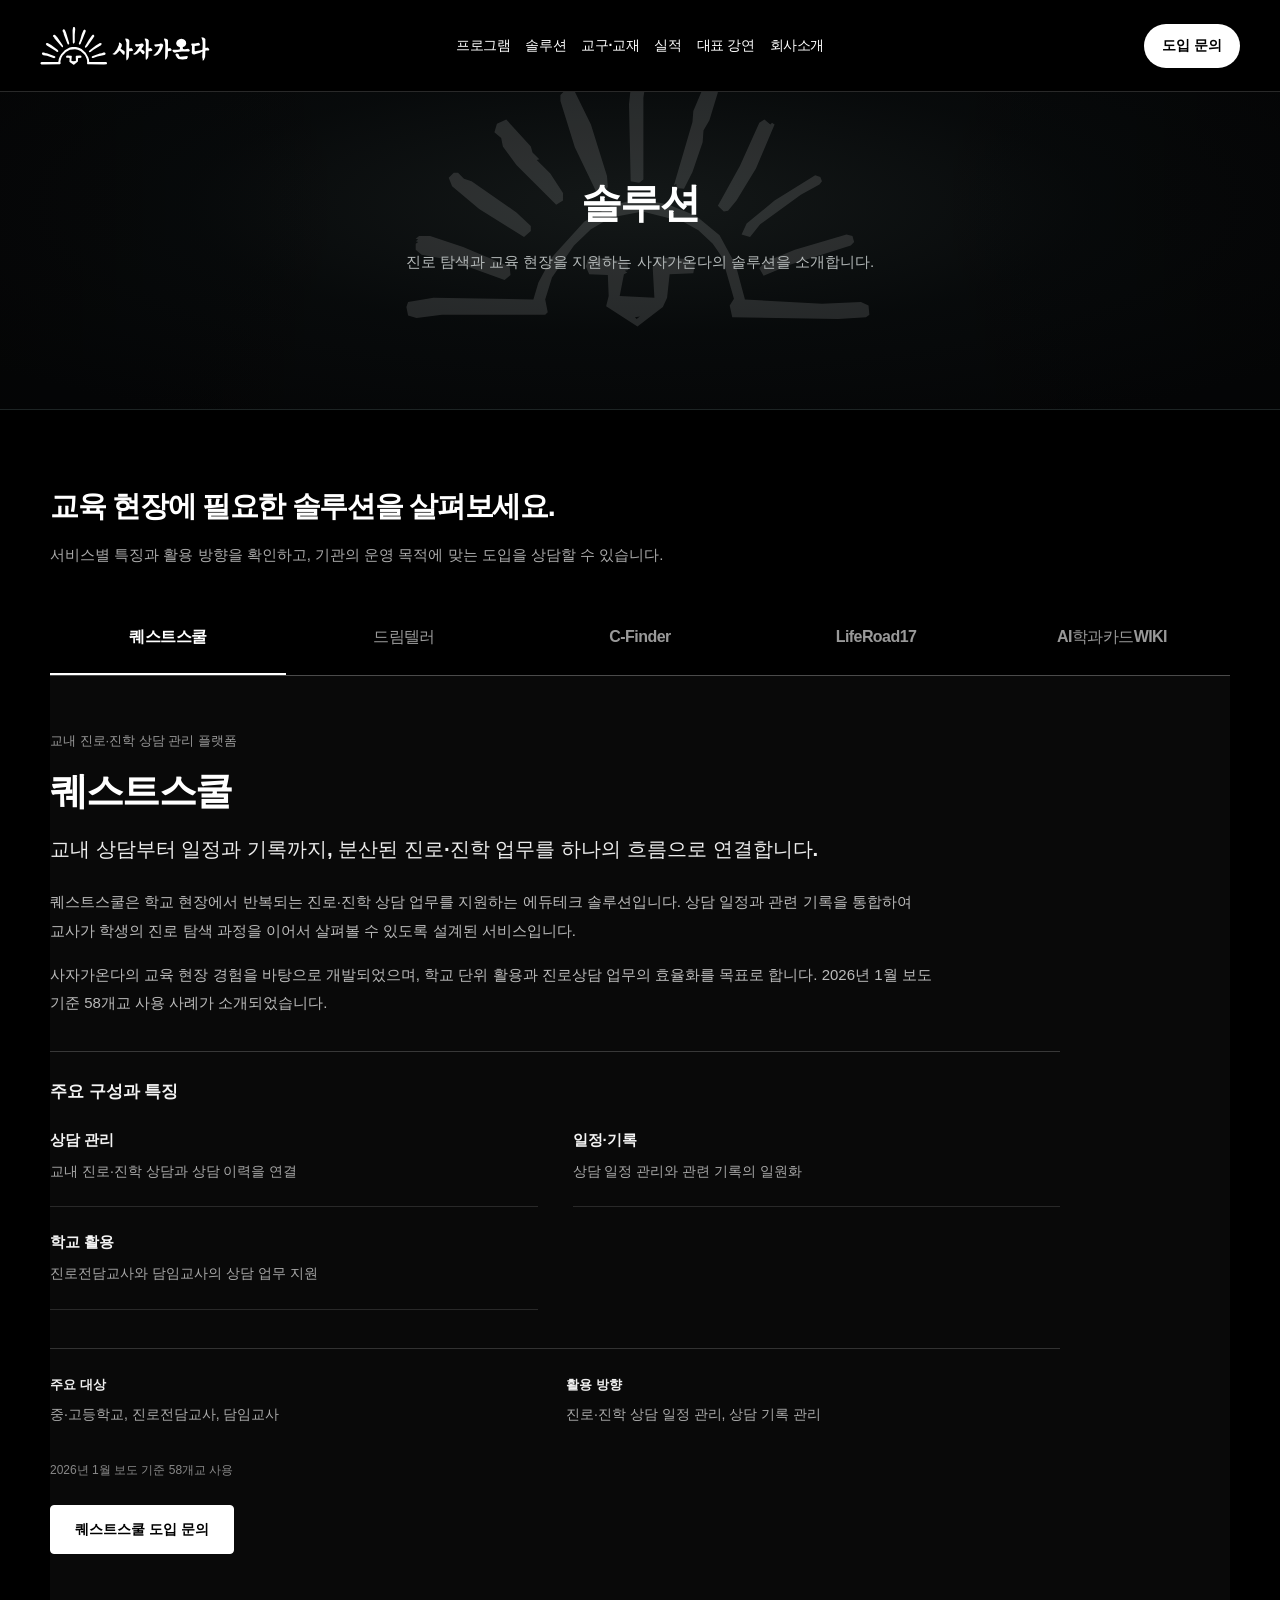
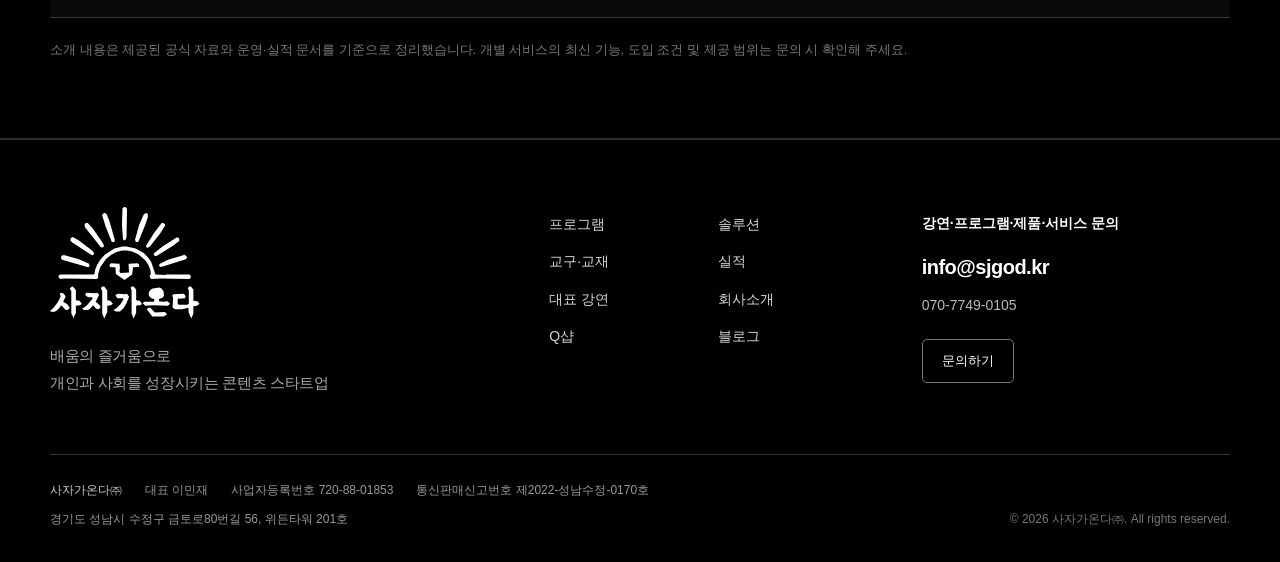
<file: solutions.html>
<!doctype html><html lang="ko"><head><meta charset="utf-8"><meta name="viewport" content="width=device-width,initial-scale=1"><meta name="theme-color" content="#000000"><link rel="icon" type="image/svg+xml" href="favicon.svg"><link rel="shortcut icon" href="favicon.svg"><meta name="description" content="진로 탐색과 교육 현장을 지원하는 사자가온다의 솔루션을 소개합니다."><title>솔루션 | 사자가온다</title><link rel="stylesheet" href="assets/css/style.css"><link rel="stylesheet" href="assets/css/header.css"><link rel="stylesheet" href="assets/css/footer.css"><link rel="stylesheet" href="assets/css/inner-pages.css"><link rel="stylesheet" href="assets/css/subpage-hero.css"><script defer src="assets/js/images.js"></script><script defer src="assets/js/main.js"></script><script defer src="assets/js/gallery.js"></script><script defer src="assets/js/inquiry.js"></script><script defer src="assets/js/solution-tabs.js"></script></head><body><a class="skip-link" href="#main">본문으로 이동</a><header class="site-header" id="site-header"><div class="header-inner container"><a class="wordmark brand-logo brand-lockup" href="index.html" aria-label="사자가온다 홈"><img src="assets/img/sjgod-lockup.svg" alt="" class="brand-lockup-image"></a><nav class="desktop-nav" aria-label="주요 메뉴"><a href="programs.html">프로그램</a><a href="solutions.html">솔루션</a><a href="materials.html">교구·교재</a><a href="results.html">실적</a><a href="lecture.html">대표 강연</a><a href="company.html">회사소개</a></nav><a class="header-cta" href="contact.html">도입 문의</a><button class="menu-toggle" aria-label="메뉴 열기" aria-expanded="false" aria-controls="mobile-menu"><span></span><span></span></button></div><nav class="mobile-nav" id="mobile-menu" aria-label="모바일 메뉴" hidden><a href="programs.html">프로그램</a><a href="solutions.html">솔루션</a><a href="materials.html">교구·교재</a><a href="results.html">실적</a><a href="lecture.html">대표 강연</a><a href="company.html">회사소개</a><a href="contact.html">도입 문의</a></nav></header><main id="main"><section class="renew-page-hero editorial-intro"><div class="container"><h1>솔루션</h1><p>진로 탐색과 교육 현장을 지원하는 사자가온다의 솔루션을 소개합니다.</p></div></section><section class="renew-section solution-explorer" id="solutions">
 <div class="container solution-container">
  <div class="solution-section-intro">
   <h2>교육 현장에 필요한 솔루션을 살펴보세요.</h2>
   <p>서비스별 특징과 활용 방향을 확인하고, 기관의 운영 목적에 맞는 도입을 상담할 수 있습니다.</p>
  </div>
  <div class="solution-tabs" role="tablist" aria-label="솔루션 종류">
   <button type="button" role="tab" id="tab-quest" aria-controls="panel-quest" aria-selected="true" tabindex="0" data-solution="quest">퀘스트스쿨</button>
   <button type="button" role="tab" id="tab-dream" aria-controls="panel-dream" aria-selected="false" tabindex="-1" data-solution="dream">드림텔러</button>
   <button type="button" role="tab" id="tab-cfinder" aria-controls="panel-cfinder" aria-selected="false" tabindex="-1" data-solution="cfinder">C-Finder</button>
   <button type="button" role="tab" id="tab-liferoad" aria-controls="panel-liferoad" aria-selected="false" tabindex="-1" data-solution="liferoad">LifeRoad17</button>
   <button type="button" role="tab" id="tab-wiki" aria-controls="panel-wiki" aria-selected="false" tabindex="-1" data-solution="wiki">AI학과카드WIKI</button>
  </div>
  <div class="solution-panels">
   <article role="tabpanel" id="panel-quest" aria-labelledby="tab-quest" tabindex="0" class="solution-panel" data-solution-panel="quest">
 <div class="solution-panel-content">
 <p class="solution-category">교내 진로·진학 상담 관리 플랫폼</p><h3>퀘스트스쿨</h3>
 <p class="solution-lead">교내 상담부터 일정과 기록까지, 분산된 진로·진학 업무를 하나의 흐름으로 연결합니다.</p>
 <div class="solution-description"><p>퀘스트스쿨은 학교 현장에서 반복되는 진로·진학 상담 업무를 지원하는 에듀테크 솔루션입니다. 상담 일정과 관련 기록을 통합하여 교사가 학생의 진로 탐색 과정을 이어서 살펴볼 수 있도록 설계된 서비스입니다.</p><p>사자가온다의 교육 현장 경험을 바탕으로 개발되었으며, 학교 단위 활용과 진로상담 업무의 효율화를 목표로 합니다. 2026년 1월 보도 기준 58개교 사용 사례가 소개되었습니다.</p></div>
 <div class="solution-steps"><h4>주요 구성과 특징</h4><div class="solution-feature-grid"><div><strong>상담 관리</strong><p>교내 진로·진학 상담과 상담 이력을 연결</p></div><div><strong>일정·기록</strong><p>상담 일정 관리와 관련 기록의 일원화</p></div><div><strong>학교 활용</strong><p>진로전담교사와 담임교사의 상담 업무 지원</p></div></div></div>
 <div class="solution-detail-lines"><div><strong>주요 대상</strong><span>중·고등학교, 진로전담교사, 담임교사</span></div><div><strong>활용 방향</strong><span>진로·진학 상담 일정 관리, 상담 기록 관리</span></div></div>
 <p class="solution-evidence-note">2026년 1월 보도 기준 58개교 사용</p>
 <a class="solution-action" href="contact.html?type=adoption&amp;program=퀘스트스쿨">퀘스트스쿨 도입 문의</a>
 </div></article>
   <article role="tabpanel" id="panel-dream" aria-labelledby="tab-dream" tabindex="0" class="solution-panel" data-solution-panel="dream" hidden>
 <div class="solution-panel-content">
 <p class="solution-category">진로 탐색과 체험 콘텐츠</p><h3>드림텔러</h3>
 <p class="solution-lead">진로에 관한 이야기를 탐색과 체험의 경험으로 연결하는 콘텐츠입니다.</p>
 <div class="solution-description"><p>드림텔러는 사자가온다의 진로 탐색·체험 분야 솔루션으로 분류되어 있습니다. 학교와 기관의 교육 목적에 맞춰 진로교육 활동이나 체험 콘텐츠를 검토할 때 함께 살펴볼 수 있습니다.</p><p>기존 사업 자료에서는 한국잡월드의 진로체험 관련 사업 및 기관·지자체 교육 운영 맥락에서 드림텔러가 언급되어 있습니다. 다만 세부 화면, 콘텐츠 구성, 참여 방식과 제공 형태는 현재 공개 가능한 자료만으로 확정할 수 없어 개별 상담을 통해 안내합니다.</p></div>
 <div class="solution-steps"><h4>주요 구성과 특징</h4><div class="solution-feature-grid"><div><strong>콘텐츠 성격</strong><p>진로 탐색 및 체험형 교육 콘텐츠</p></div><div><strong>활용 맥락</strong><p>학교·교육기관의 진로 탐색 활동</p></div><div><strong>연계 실적</strong><p>기존 기관·지자체 사업 자료에 드림텔러 관련 기록 포함</p></div></div></div>
 <div class="solution-detail-lines"><div><strong>주요 대상</strong><span>진로 탐색 교육을 기획하는 학교 및 기관</span></div><div><strong>활용 방향</strong><span>진로체험 콘텐츠와 교육 프로그램 연계 검토</span></div></div>
 <p class="solution-evidence-note">상세 도입 조건·콘텐츠 구성은 문의 시 확인</p>
 <a class="solution-action" href="contact.html?type=program&amp;program=드림텔러">드림텔러 프로그램 문의</a>
 </div></article>
   <article role="tabpanel" id="panel-cfinder" aria-labelledby="tab-cfinder" tabindex="0" class="solution-panel" data-solution-panel="cfinder" hidden>
 <div class="solution-panel-content">
 <p class="solution-category">중·고등학생 통합 진로검사</p><h3>C-Finder</h3>
 <p class="solution-lead">약 10분 동안 흥미·적성·가치관을 함께 살펴보고 진로에 관한 질문을 시작합니다.</p>
 <div class="solution-description"><p>C-Finder는 사자가온다와 아주대학교 심리학과 최윤영 교수 연구팀이 공동 개발한 중·고등학생용 통합 진로검사입니다. 중학생과 고등학생의 발달 단계를 고려한 검사를 통해 학생이 자신의 흥미, 적성, 직업 가치관을 다각도로 돌아보도록 설계되었습니다.</p><p>제공된 실제 고등학생 샘플 결과보고서에는 통합 진로 프로파일, 흥미 분야별 점수와 경향, 적성 역량과 가치관 분석, Holland RIASEC 기반 최종 유형, 유형별 특징과 추천 직업이 포함되어 있습니다. 검사 결과는 학생의 자기이해 및 교사의 진로상담에 활용할 수 있는 기초 자료입니다.</p></div>
 <div class="solution-steps"><h4>주요 구성과 특징</h4><div class="solution-feature-grid"><div><strong>통합 분석</strong><p>흥미·적성·가치관을 함께 살피는 세 가지 관점</p></div><div><strong>결과 프로파일</strong><p>하위 영역 점수, 강점 및 주요 경향성 정리</p></div><div><strong>진로 유형</strong><p>RIASEC 유형과 연계된 특징·추천 직업 제시</p></div><div><strong>결과 자료</strong><p>학생별 종합 분석 PDF 결과보고서 예시 확인</p></div></div></div>
 <div class="solution-detail-lines"><div><strong>주요 대상</strong><span>중학생·고등학생, 진로전담교사, 학교·교육기관</span></div><div><strong>활용 방향</strong><span>자기이해, 진로 유형 탐색, 진로상담 자료</span></div></div>
 <p class="solution-evidence-note">실제 고등학생 종합 분석 결과보고서 및 검사 UI 자료 기준</p>
 <a class="solution-action" href="contact.html?type=adoption&amp;program=C-Finder">C-Finder 도입 문의</a>
 </div></article>
   <article role="tabpanel" id="panel-liferoad" aria-labelledby="tab-liferoad" tabindex="0" class="solution-panel" data-solution-panel="liferoad" hidden>
 <div class="solution-panel-content">
 <p class="solution-category">SDGs 선택 기반 체험형 시뮬레이션</p><h3>LifeRoad17</h3>
 <p class="solution-lead">17가지 지속가능발전목표를 지식으로 외우는 대신, 게임 속 선택을 통해 경험합니다.</p>
 <div class="solution-description"><p>LifeRoad17은 SDGs(지속가능발전목표)를 체험할 수 있도록 기획된 웹 기반 선택형 시뮬레이션 게임입니다. 플레이어는 기후·빈곤·불평등·교육·노동 등 17가지 목표 중 하나를 선택한 후, 현실적인 배경을 가진 인물이 되어 사회·경제·환경과 관련한 상황을 마주합니다.</p><p>스토리 안에서 내리는 의사결정은 이후 전개와 결과에 영향을 주며, 게임 종료 후 자신이 경험한 사건과 선택이 실제 SDGs 문제와 어떻게 연결되는지 확인할 수 있습니다. 사회·과학·진로 교과, 창의적 체험활동, 동아리 활동 및 주제 탐구 수업에서 토론과 피드백을 연결하는 교육 콘텐츠로 제안됩니다.</p></div>
 <div class="solution-steps"><h4>주요 구성과 특징</h4><div class="solution-feature-grid"><div><strong>목표 선택</strong><p>17가지 SDGs 중 하나의 주제를 선택</p></div><div><strong>역할·상황 체험</strong><p>인물의 삶과 현실적 갈등을 시나리오로 경험</p></div><div><strong>의사결정</strong><p>선택에 따라 달라지는 스토리와 결과 확인</p></div><div><strong>학습 결과</strong><p>선택 결과와 실제 SDGs 이슈를 연결한 정보 리포트</p></div></div></div>
 <div class="solution-detail-lines"><div><strong>주요 대상</strong><span>중·고등학생, 대학, 시민 교육 및 기관 교육</span></div><div><strong>활용 방향</strong><span>사회·과학·진로 수업, 창체·동아리, SDGs 주제 탐구</span></div></div>
 <p class="solution-evidence-note">별도 LifeRoad17 소개 PDF의 게임 흐름 및 활용안 기준</p>
 <a class="solution-action" href="contact.html?type=program&amp;program=LifeRoad17">LifeRoad17 활용 문의</a>
 </div></article>
   <article role="tabpanel" id="panel-wiki" aria-labelledby="tab-wiki" tabindex="0" class="solution-panel" data-solution-panel="wiki" hidden>
 <div class="solution-panel-content">
 <p class="solution-category">AI 기반 학과 탐색 교구·콘텐츠</p><h3>AI학과카드WIKI</h3>
 <p class="solution-lead">학과에 대한 질문을 확장하고, 관심 분야와 진학의 연결점을 탐색합니다.</p>
 <div class="solution-description"><p>AI학과카드WIKI는 AI를 활용하는 학과 탐색 교구·콘텐츠로, 학생의 진로·진학 교육과 연계할 수 있는 자료입니다. 학과와 진로 분야를 알아보는 수업이나 탐색 활동에서 관심 주제를 구체화하는 데 활용하는 방향으로 소개되어 있습니다.</p><p>기존 리뉴얼 전략안에서는 고등학교 진학 프로그램과 AI학과카드의 연계 방향을 제시하고 있으며, 2026년 3월 AI 기반 진로·진학 교구 출시 보도도 확인됩니다. 다만 카드 구성 수량이나 AI 기능의 세부 사양은 확인된 공식 자료가 없어 여기서 단정하지 않습니다.</p></div>
 <div class="solution-steps"><h4>주요 구성과 특징</h4><div class="solution-feature-grid"><div><strong>콘텐츠 유형</strong><p>학과 탐색을 돕는 AI 기반 교구·콘텐츠</p></div><div><strong>교육 연계</strong><p>고등학생 진학 탐색 및 진로교육 활동</p></div><div><strong>활용 방향</strong><p>관심 학과·분야를 구체화하는 학습 자료</p></div></div></div>
 <div class="solution-detail-lines"><div><strong>주요 대상</strong><span>중·고등학교 진로·진학 교육, 교사 및 교육기관</span></div><div><strong>활용 방향</strong><span>학과 탐색 활동과 진학 관련 수업</span></div></div>
 <p class="solution-evidence-note">리뉴얼 전략안의 AI학과카드 연계 계획 및 2026년 교구 출시 보도</p>
 <a class="solution-action" href="contact.html?type=adoption&amp;program=AI학과카드WIKI">AI학과카드WIKI 문의</a>
 </div></article>
  </div>
  <p class="solution-disclaimer">소개 내용은 제공된 공식 자료와 운영·실적 문서를 기준으로 정리했습니다. 개별 서비스의 최신 기능, 도입 조건 및 제공 범위는 문의 시 확인해 주세요.</p>
 </div>
</section></main><footer class="site-footer site-footer-refined" role="contentinfo">
  <div class="container footer-content">
    <div class="footer-identity">
      <a class="wordmark brand-logo brand-lockup" href="index.html" aria-label="사자가온다 홈"><img src="assets/img/sjgod-stacked.svg" alt="" class="brand-lockup-image"></a>
      <p>배움의 즐거움으로<br>개인과 사회를 성장시키는 콘텐츠 스타트업</p>
    </div>
    <nav class="footer-navigation" aria-label="푸터 메뉴">
      <a href="programs.html">프로그램</a>
      <a href="solutions.html">솔루션</a>
      <a href="materials.html">교구·교재</a>
      <a href="results.html">실적</a>
      <a href="lecture.html">대표 강연</a>
      <a href="company.html">회사소개</a><a href="https://q-shop.kr/" target="_blank" rel="noopener noreferrer">Q샵</a><a href="https://blog.naver.com/jc_lab" target="_blank" rel="noopener noreferrer">블로그</a>
    </nav>
    <div class="footer-contact">
      <p class="footer-contact-title">강연·프로그램·제품·서비스 문의</p>
      <a href="mailto:info@sjgod.kr" class="footer-contact-email">info@sjgod.kr</a>
      <a href="tel:07077490105" class="footer-contact-phone">070-7749-0105</a>
      <a href="contact.html" class="footer-inquiry">문의하기</a>
    </div>
  </div>
  <div class="container footer-bottom">
    <div class="footer-company-details">
      <p><strong>사자가온다㈜</strong><span>대표 이민재</span><span>사업자등록번호 720-88-01853</span><span>통신판매신고번호 제2022-성남수정-0170호</span></p>
      <p>경기도 성남시 수정구 금토로80번길 56, 위든타워 201호</p>
    </div>
    <small>© <span id="year">2026</span> 사자가온다㈜. All rights reserved.</small>
  </div>
</footer></body></html>
</file>
<file: assets/css/style.css>
:root{--ink:#191919;--muted:#717171;--paper:#f8f8f8;--line:#e1e1e1;--accent:#e1e1e1}*{box-sizing:border-box}html{scroll-behavior:smooth}body{margin:0;background:var(--paper);color:var(--ink);font-family:Pretendard,-apple-system,BlinkMacSystemFont,"Noto Sans KR","Apple SD Gothic Neo",sans-serif;line-height:1.55}a{color:inherit;text-decoration:none}button{font:inherit}.container{width:min(1440px,calc(100% - 100px));margin:auto}.skip-link{position:absolute;left:0;top:-90px;padding:12px;background:white;z-index:50}.skip-link:focus{top:0}.site-header{position:fixed;z-index:30;top:0;left:0;width:100%;color:white;border-bottom:1px solid rgba(255,255,255,.16);transition:background .2s,color .2s}.site-header.scrolled,.site-header.menu-open{background:var(--paper);color:var(--ink);border-color:var(--line)}.header-inner{display:flex;align-items:center;justify-content:space-between;height:84px}.wordmark{font-size:25px;font-weight:800;letter-spacing:-.07em;white-space:nowrap}.brand-dot{color:#b4b4b4}.desktop-nav{display:flex;gap:40px;font-size:14px;font-weight:600}.desktop-nav a:hover{opacity:.55}.menu-toggle{display:none;position:relative;width:35px;height:30px;border:0;background:none;color:inherit;cursor:pointer}.menu-toggle span{position:absolute;left:4px;right:4px;height:2px;background:currentColor;top:10px}.menu-toggle span+span{top:19px}.mobile-nav{padding:22px 6%;background:var(--paper);border-top:1px solid var(--line)}.mobile-nav a{display:block;padding:14px 0;font-size:19px}.hero{min-height:760px;min-height:100svh;background:#212121;color:#ffffff;display:flex;align-items:center;position:relative;overflow:hidden}.hero:after{content:"";position:absolute;right:-15%;bottom:-70%;width:70vw;height:70vw;border:1px solid rgba(255,255,255,.1);border-radius:50%;box-shadow:0 0 0 9vw rgba(255,255,255,.018),0 0 0 18vw rgba(255,255,255,.016);pointer-events:none}.hero-inner{position:relative;z-index:1;padding:160px 0 120px}.eyebrow{font-size:12px;letter-spacing:.16em;font-weight:750;margin:0 0 34px}.eyebrow.light{color:var(--accent)}h1,h2,h3,p{margin-top:0}h1{font-size:clamp(54px,7.2vw,110px);line-height:1.14;letter-spacing:-.075em;font-weight:720;margin-bottom:36px}h1 em{font-style:normal;color:var(--accent)}.hero-desc{color:#cacaca;font-size:17px;margin-bottom:45px}.round-button{display:inline-flex;align-items:center;justify-content:space-between;gap:45px;padding:15px 24px;border-radius:50px;font-size:14px;font-weight:700}.round-button.inverse{background:white;color:#1e1e1e}.round-button span{font-size:20px}.hero-index{position:absolute;right:5%;bottom:42px;color:#c1c1c1;letter-spacing:.12em;font-size:11px}.section{padding:150px 0;scroll-margin-top:84px}.two-col{display:grid;grid-template-columns:1fr 1fr;gap:90px}.section h2,.contact-section h2{font-size:clamp(35px,4.6vw,67px);letter-spacing:-.07em;line-height:1.2;font-weight:690}.body-col{padding-top:78px}.lead{font-size:clamp(21px,2.5vw,34px);line-height:1.5;letter-spacing:-.04em}.muted{color:var(--muted);font-size:15px}.business-section{background:#efefef}.section-head{display:flex;align-items:end;justify-content:space-between;gap:30px;margin-bottom:60px}.section-head h2{margin-bottom:0}.section-head>p{font-size:15px;color:var(--muted)}.business-grid{display:grid;grid-template-columns:repeat(3,1fr);gap:16px}.business-card{min-height:390px;background:#ffffff;padding:34px;display:flex;flex-direction:column;justify-content:space-between;transition:transform .2s}.business-card:hover{transform:translateY(-6px)}.card-number{color:#939393;font-size:13px}.business-card h3{font-size:31px;letter-spacing:-.05em;margin-bottom:14px}.business-card p{font-size:15px;color:var(--muted);margin-bottom:0;max-width:280px}.solution-row{display:flex;justify-content:space-between;align-items:end;gap:60px}.solution-row .muted{max-width:315px}.solution-list{margin-top:55px;border-top:1px solid var(--ink)}.solution-item{display:grid;grid-template-columns:80px 1fr 220px;gap:18px;align-items:center;padding:30px 0;border-bottom:1px solid var(--line)}.solution-item>span{font-size:14px;color:var(--muted)}.solution-item strong{font-size:clamp(22px,3.5vw,44px);letter-spacing:-.04em;font-weight:650}.contact-section{background:#242424;color:#ffffff;padding:135px 0;scroll-margin-top:84px}.contact-section p:last-child{color:#c6c6c6}.site-footer{background:#191919;color:#ffffff;padding:52px 0}.footer-inner{display:flex;justify-content:space-between;gap:30px}.footer-inner p{font-size:12px;letter-spacing:.12em}.footer-inner small{color:#b4b4b4;font-size:12px}@media(max-width:800px){.container{width:calc(100% - 40px)}.header-inner{height:68px}.wordmark{font-size:22px}.desktop-nav{display:none}.menu-toggle{display:block}.hero{min-height:680px}.hero-inner{padding:140px 0 100px}.hero-desc{font-size:15px}.section{padding:100px 0;scroll-margin-top:68px}.two-col{grid-template-columns:1fr;gap:10px}.body-col{padding-top:10px}.section-head,.solution-row{display:block}.business-grid{grid-template-columns:1fr}.business-card{min-height:240px}.solution-item{grid-template-columns:40px 1fr;gap:10px}.solution-item>span:last-child{grid-column:2}.footer-inner{display:block}.footer-inner>div{margin-top:34px}.contact-section{padding:110px 0}.hero-index{right:20px;bottom:28px}}@media(prefers-reduced-motion:reduce){html{scroll-behavior:auto}*,*:before,*:after{transition:none!important;animation:none!important}}

/* Content image integration */
.hero.has-hero-image{background-position:center;background-size:cover;background-repeat:no-repeat}.hero.has-hero-image:after{display:none}.lion-section{position:relative;min-height:740px;display:flex;align-items:center;overflow:hidden;background:#262626;color:#ffffff}.lion-visual{position:absolute;inset:0;background-position:center;background-size:cover}.lion-section:after{content:"";position:absolute;inset:0;background:linear-gradient(90deg,rgba(18,18,18,.8),rgba(18,18,18,.08))}.lion-copy{position:relative;z-index:1;padding:100px 0}.lion-copy h2{font-size:clamp(37px,4.7vw,72px);letter-spacing:-.065em;line-height:1.25}.gallery-section h2{font-size:clamp(32px,4.4vw,62px);line-height:1.28;letter-spacing:-.065em;margin-bottom:64px}.partners-section{background:#ffffff}.partner-grid{display:grid;grid-template-columns:repeat(5,minmax(0,1fr));border-top:1px solid var(--line);border-left:1px solid var(--line)}.media-tile{margin:0;position:relative;overflow:hidden}.partner-grid .media-tile{height:155px;display:flex;align-items:center;justify-content:center;padding:18px;border-right:1px solid var(--line);border-bottom:1px solid var(--line);background:#ffffff}.media-tile img{display:block;width:100%;height:100%;object-fit:contain}.partner-grid .media-tile img{max-width:100%;max-height:105px}.products-section{background:#efefef}.gallery-grid{display:grid;grid-template-columns:repeat(4,minmax(0,1fr));gap:14px}.gallery-grid .media-tile{aspect-ratio:4/3;background:#ffffff}.gallery-grid .media-tile img{object-fit:cover;transition:transform .4s}.gallery-grid .media-tile:hover img{transform:scale(1.04)}.growth-section{background:#ffffff}.growth-grid{display:grid;grid-template-columns:repeat(3,minmax(0,1fr));gap:14px}.growth-grid .media-tile{aspect-ratio:4/3;background:#f1f1f1}.growth-grid .media-tile img{object-fit:cover}.image-error{background:#f0f0f0}.image-error:after{content:"이미지를 불러올 수 없습니다";position:absolute;inset:0;display:grid;place-items:center;color:#727272;font-size:12px}.subpage-header{position:relative;background:#242424;padding:150px 0 95px;color:#ffffff}.subpage-header h1{font-size:clamp(52px,6vw,90px)}.subpage-header p:not(.eyebrow){color:#c7c7c7;max-width:670px}.subpage-gallery{padding-top:95px}.proof-grid{display:grid;grid-template-columns:repeat(4,minmax(0,1fr));gap:18px}.proof-grid .media-tile{aspect-ratio:3/4;background:#ffffff;border:1px solid var(--line);padding:12px}.works-grid{display:grid;grid-template-columns:repeat(3,minmax(0,1fr));gap:18px}.works-grid .media-tile{aspect-ratio:4/3;background:#ffffff}.works-grid img{object-fit:cover}@media(max-width:900px){.partner-grid{grid-template-columns:repeat(3,minmax(0,1fr))}.gallery-grid,.proof-grid{grid-template-columns:repeat(2,minmax(0,1fr))}.growth-grid,.works-grid{grid-template-columns:repeat(2,minmax(0,1fr))}}@media(max-width:600px){.lion-section{min-height:590px}.lion-section:after{background:linear-gradient(90deg,rgba(18,18,18,.7),rgba(18,18,18,.2))}.gallery-section h2{margin-bottom:36px}.partner-grid{grid-template-columns:repeat(2,minmax(0,1fr))}.partner-grid .media-tile{height:120px;padding:13px}.gallery-grid,.growth-grid,.proof-grid,.works-grid{grid-template-columns:repeat(2,minmax(0,1fr));gap:8px}.subpage-header{padding:130px 0 70px}.subpage-gallery{padding-top:65px}}

/* Header / footer shared 1440px content alignment across all pages */
.site-header .header-inner,.site-footer .footer-inner{width:calc(100% - 100px);max-width:1440px;margin-left:auto;margin-right:auto}
@media(max-width:800px){.site-header .header-inner,.site-footer .footer-inner{width:calc(100% - 40px)}}

/* Shared 1440px footer and news presentation */
.site-footer{padding:70px 0 42px}.site-footer .footer-inner{align-items:start;gap:80px}.footer-brand{flex:0 0 35%}.footer-tagline{margin:14px 0 0;max-width:280px;font-size:13px;color:#b4b4b4;line-height:1.75}.footer-info{flex:1;min-width:0}.footer-info p{font-size:13px;letter-spacing:0;line-height:1.9;margin:0 0 5px;color:#bfbfbf}.footer-info .footer-company{font-size:15px;font-weight:700;color:white;margin-bottom:15px}.footer-info p span{margin-left:20px}.footer-info a:hover{text-decoration:underline}.footer-info small{display:block;margin-top:34px;color:#929292}.news-section{background:#f6f6f6}.news-section h2{margin-bottom:50px}.news-list{border-top:1px solid var(--ink)}.news-list article{display:grid;grid-template-columns:170px 1fr;gap:24px;padding:30px 0;border-bottom:1px solid var(--line);align-items:center}.news-list time{font-size:13px;color:var(--muted)}.news-list h3{margin:0;font-size:clamp(16px,1.6vw,22px);font-weight:550;letter-spacing:-.03em}@media(max-width:800px){.site-footer .footer-inner{display:block}.footer-info{margin-top:35px}.footer-info p span{display:block;margin-left:0}.news-list article{grid-template-columns:1fr;gap:8px;padding:23px 0}}

/* Renewal v2 — customer-first layout */
.site-header .desktop-nav{gap:clamp(16px,1.7vw,27px);align-items:center}.site-header .desktop-nav>a{font-size:13px;white-space:nowrap}.site-header .nav-cta{border:1px solid currentColor;border-radius:100px;padding:11px 20px}.site-header .nav-cta:hover{background:var(--accent);border-color:var(--accent);color:#111111}.site-header .wordmark{font-size:24px}
.renew-page-hero{background:#232323;color:white;padding:185px 0 105px}.renew-page-hero h1{font-size:clamp(50px,6vw,86px);margin:0 0 24px}.renew-page-hero p:last-child{max-width:690px;font-size:18px;color:#d1d1d1}.renew-section{padding:115px 0;scroll-margin-top:90px}.renew-section:nth-child(even){background:#f1f1f1}.renew-section h2{font-size:clamp(34px,4.2vw,59px);letter-spacing:-.065em;line-height:1.23;margin:0 0 18px}.renew-lead{font-size:17px;line-height:1.8;color:#616161;max-width:750px;margin:0 0 52px}.renew-grid{display:grid;grid-template-columns:repeat(3,minmax(0,1fr));gap:15px}.renew-card{background:#ffffff;border:1px solid #e6e6e6;padding:30px;min-height:220px;display:flex;flex-direction:column;align-items:flex-start}.renew-card h3{font-size:24px;letter-spacing:-.045em;margin:0 0 16px}.renew-card p{font-size:15px;line-height:1.7;color:#6e6e6e;max-width:400px}.renew-card .text-link{margin-top:auto}.text-link{font-size:14px;font-weight:650;text-decoration:underline;text-underline-offset:5px}.program-list{border-top:1px solid #b3b3b3}.program-block{padding:48px 0;display:flex;align-items:center;justify-content:space-between;gap:35px;border-bottom:1px solid #d9d9d9;scroll-margin-top:90px}.program-block>div{max-width:830px}.program-block h2{margin:0 0 12px}.program-block .eyebrow{margin:0 0 12px;color:#7d7d7d}.program-block p{font-size:16px;line-height:1.8}.program-block .muted{font-size:14px}.program-block .round-button,.renew-contact-band .round-button,.renew-home-copy .round-button,.inquiry-submit{border:1px solid #202020;background:#202020;color:#ffffff;white-space:nowrap}.process{padding:36px;background:#ededed;margin-top:42px}.process h3{font-size:23px}.process p{max-width:850px;line-height:1.8}.renew-note{font-size:13px;color:#818181;line-height:1.8;margin:28px 0}.category-tags{display:flex;gap:10px;flex-wrap:wrap;margin-bottom:30px}.category-tags span{border:1px solid #d2d2d2;border-radius:99px;padding:8px 20px;font-size:13px}.renew-home-hero{position:relative;min-height:750px;height:100svh;display:flex;align-items:center;overflow:hidden;background:#222222;color:#ffffff}.renew-home-hero .hero-image{position:absolute;inset:0;background-size:cover;background-position:center}.renew-home-hero:after{content:"";position:absolute;inset:0;background:linear-gradient(90deg,rgba(14,14,14,.78),rgba(14,14,14,.14))}.renew-home-copy{position:relative;z-index:1;padding-top:85px}.renew-home-copy h1{max-width:1050px}.renew-home-copy p:not(.eyebrow){font-size:18px;color:#e4e4e4;margin-bottom:35px}.audience-grid{display:grid;grid-template-columns:repeat(5,minmax(0,1fr));gap:12px}.audience-grid .renew-card{padding:25px;min-height:210px}.audience-grid h3{font-size:25px}.evidence-grid{display:grid;grid-template-columns:repeat(3,minmax(0,1fr));border-top:1px solid #292929;border-bottom:1px solid #dddddd}.evidence-grid>div{padding:35px;border-right:1px solid #dddddd}.evidence-grid>div:last-child{border:0}.evidence-grid strong{font-size:clamp(42px,5vw,78px);letter-spacing:-.06em;line-height:1.1}.evidence-grid small{font-size:18px;margin-left:5px;letter-spacing:0}.evidence-grid p{font-size:14px;margin-top:15px;color:#6e6e6e}.home-product-teasers{display:grid;grid-template-columns:repeat(3,minmax(0,1fr));gap:15px}.home-product-teasers .media-tile{aspect-ratio:4/3;background:#ffffff}.home-product-teasers img{object-fit:cover}.section-actions{display:flex;gap:24px;align-items:center;margin-top:36px}.section-actions .round-button{background:#282828;color:#ffffff}.renew-contact-band{background:#232323;padding:110px 0;color:#ffffff}.renew-contact-band h2{font-size:clamp(38px,5vw,68px);line-height:1.2;letter-spacing:-.065em}.renew-contact-band .round-button{background:#ffffff;color:#232323}.inquiry-form{max-width:950px}.inquiry-grid{display:grid;grid-template-columns:repeat(2,minmax(0,1fr));gap:23px}.inquiry-form label{font-size:14px;font-weight:600;display:flex;flex-direction:column;gap:10px}.inquiry-form input:not([type=checkbox]),.inquiry-form select,.inquiry-form textarea{width:100%;padding:15px 16px;min-height:53px;border:1px solid #cecece;border-radius:0;background:#ffffff;color:#232323;font:inherit;font-weight:400}.wide-label{margin-top:23px}.inquiry-form .form-check{margin-top:23px;display:flex;flex-direction:row;align-items:flex-start;gap:10px;font-size:13px;font-weight:400;line-height:1.65}.form-check input{margin-top:4px}.inquiry-submit{margin-top:30px;cursor:pointer}.renew-section .partner-grid{margin-top:20px}.news-list{margin-bottom:20px}
@media(max-width:1150px){.site-header .desktop-nav{gap:13px}.site-header .desktop-nav>a{font-size:12px}.site-header .wordmark{font-size:21px}.audience-grid{grid-template-columns:repeat(3,1fr)}}
@media(max-width:800px){.renew-page-hero{padding:140px 0 75px}.renew-page-hero p:last-child{font-size:15px}.renew-section{padding:75px 0}.renew-lead{font-size:15px;margin-bottom:32px}.renew-grid{grid-template-columns:1fr 1fr}.program-block{align-items:flex-start;flex-direction:column;gap:10px;padding:35px 0}.audience-grid{grid-template-columns:1fr 1fr}.renew-home-hero{min-height:650px}.renew-home-copy p:not(.eyebrow){font-size:15px}.evidence-grid>div{padding:22px}.home-product-teasers{gap:8px}}
@media(max-width:560px){.renew-grid,.inquiry-grid{grid-template-columns:1fr}.renew-card{min-height:170px}.audience-grid .renew-card{min-height:170px}.audience-grid .renew-card h3{font-size:21px}.audience-grid .renew-card{padding:18px}.evidence-grid{grid-template-columns:1fr}.evidence-grid>div{border-right:0;border-bottom:1px solid #dddddd}.home-product-teasers{grid-template-columns:1fr 1fr}.home-product-teasers figure:last-child{display:none}.section-actions{align-items:flex-start;flex-direction:column}.renew-home-copy h1{font-size:clamp(42px,10vw,65px)}}

/* 2026-11-14 — Brand visual restoration: black editorial hero */
:root{--accent:#ffffff}
.site-header,.site-header.scrolled,.site-header.menu-open{background:#000000;color:#ffffff;border-bottom-color:rgba(255,255,255,.13)}
.site-header .wordmark,.site-footer .wordmark{font-weight:800;letter-spacing:-.07em}
.site-header .brand-dot,.site-footer .brand-dot{color:#ffffff}
.site-header .nav-cta{border-color:rgba(255,255,255,.65)}
.site-header .nav-cta:hover{background:#ffffff;border-color:#ffffff;color:#000000}
.site-header .mobile-nav{background:#000000;color:#ffffff;border-top-color:rgba(255,255,255,.18)}
.renew-home-hero{height:auto;min-height:100svh;background:#000000;color:#ffffff;isolation:isolate}
.renew-home-hero .hero-image{background-color:#000000;background-repeat:no-repeat;background-size:contain;background-position:center center;opacity:.56}
.renew-home-hero:after{background:linear-gradient(90deg,rgba(0,0,0,.49) 0%,rgba(0,0,0,.22) 47%,rgba(0,0,0,.12) 100%)}
.renew-home-copy{padding-top:190px;padding-bottom:150px;min-height:100svh;display:flex;flex-direction:column;justify-content:center;align-items:flex-start}
.renew-home-copy h1{font-size:clamp(29px,2.75vw,45px);letter-spacing:-.055em;line-height:1.35;max-width:900px;margin:0 0 34px;color:#ffffff;font-weight:750;word-break:keep-all}
.renew-home-copy .hero-story{max-width:770px;font-size:13px;line-height:1.95;color:#dedede;margin:0 0 38px;word-break:keep-all}
.renew-home-copy .hero-explore{display:inline-flex;align-items:center;gap:24px;border-bottom:1px solid rgba(255,255,255,.75);padding-bottom:9px;color:#ffffff;font-size:13px;font-weight:650}
.renew-home-copy .hero-explore:hover{border-color:#ffffff;opacity:.8}
@media(min-width:1500px){.renew-home-hero .hero-image{background-size:min(1300px,95vw) auto}}
@media(max-width:800px){.renew-home-copy{min-height:100svh;padding-top:150px;padding-bottom:90px}.renew-home-hero .hero-image{background-size:cover;background-position:center;opacity:.38}.renew-home-hero:after{background:rgba(0,0,0,.35)}.renew-home-copy h1{font-size:clamp(28px,6.4vw,42px)}.renew-home-copy .hero-story{font-size:12px;line-height:1.85;max-width:580px}}
@media(max-width:560px){.renew-home-copy h1{font-size:clamp(25px,7vw,35px)}.renew-home-copy .hero-story{font-size:12px}.renew-home-hero .hero-image{background-size:auto 85%;background-position:55% 55%}.renew-home-copy{padding-top:125px}}

/* 2026-11-15 archive, history and record browsing */
.history-list,.record-list{border-top:1px solid #232323}.history-item{display:grid;grid-template-columns:minmax(100px,23%) 1fr;gap:32px;border-bottom:1px solid #dadada;padding:34px 0}.history-year{font-size:clamp(29px,3vw,47px);font-weight:720;letter-spacing:-.055em;line-height:1.2}.history-item h3{font-size:clamp(18px,1.7vw,26px);line-height:1.45;letter-spacing:-.045em;margin:0 0 12px}.history-item p{font-size:15px;line-height:1.8;color:#707070;margin:0;max-width:780px}.history-action{display:flex;flex-wrap:wrap;gap:30px;margin-top:33px}.filterbar{display:flex;align-items:end;flex-wrap:wrap;gap:14px;margin:0 0 28px}.filterbar label{display:flex;flex-direction:column;gap:8px;font-size:13px;font-weight:650}.filterbar select,.filterbar input{min-width:155px;max-width:260px;width:100%;border:1px solid #c5c5c5;border-radius:0;background:#ffffff;padding:12px 14px;color:#232323;font:inherit;font-weight:400;min-height:45px}.filterbar input{min-width:230px}.filter-count{font-size:13px;color:#727272;padding:0 0 12px}.record-item{display:grid;grid-template-columns:minmax(150px,23%) 1fr;gap:35px;padding:26px 4px;border-bottom:1px solid #dddddd}.record-meta{font-size:13px;color:#7e7e7e;line-height:1.75}.record-item h3{font-size:clamp(17px,1.55vw,22px);line-height:1.5;letter-spacing:-.035em;margin:0 0 9px}.record-item p{font-size:14px;line-height:1.7;color:#727272;margin:0}.history-preview{display:grid;grid-template-columns:repeat(3,minmax(0,1fr));gap:14px;margin-bottom:32px}.history-preview>div{background:#ffffff;border:1px solid #e1e1e1;padding:30px;display:flex;flex-direction:column;gap:20px;min-height:160px}.history-preview strong{font-size:36px;letter-spacing:-.05em}.history-preview span{font-size:14px;color:#6f6f6f}.home-history-summary .text-link+.text-link{margin-left:25px}@media(max-width:800px){.history-item,.record-item{grid-template-columns:110px 1fr;gap:16px}.history-preview{grid-template-columns:1fr}.history-preview>div{min-height:90px;flex-direction:row;align-items:center}.filterbar label{flex:1;min-width:150px}.filterbar select,.filterbar input{max-width:none}.filter-count{width:100%}}@media(max-width:560px){.history-item,.record-item{grid-template-columns:1fr;gap:10px}.history-item{padding:26px 0}.record-item{padding:22px 0}.history-action{gap:18px}.home-history-summary .text-link+.text-link{display:block;margin:14px 0 0}.history-preview strong{font-size:29px}}

/* DESIGN RULES — compact editorial scale (2026-11-15)
   Keep all subpage H1 <=34px, section H2 <=30px, card H3 <=19px.
   Avoid oversized empty boxes and >76px section padding.
   Only the dedicated image-led homepage hero may use 36–42px. */
:root{--font-page-title:clamp(28px,2.4vw,34px);--font-section-title:clamp(25px,2.15vw,30px);--font-card-title:clamp(17px,1.3vw,19px);--font-body:14px}
.renew-page-hero,.subpage-header{padding:122px 0 58px;min-height:0}
.renew-page-hero h1,.subpage-header h1{font-size:var(--font-page-title);line-height:1.32;letter-spacing:-.045em;margin-bottom:12px;font-weight:700}
.renew-page-hero p:last-child,.subpage-header p:not(.eyebrow){font-size:14px;line-height:1.8}
.renew-page-hero .eyebrow,.subpage-header .eyebrow{font-size:10px;margin-bottom:17px}
.renew-section,.section{padding-top:68px;padding-bottom:68px}
.renew-section h2,.section h2,.gallery-section h2,.news-section h2{font-size:var(--font-section-title);line-height:1.35;letter-spacing:-.045em;margin-bottom:14px}
.renew-lead{font-size:14px;line-height:1.75;margin-bottom:30px}
.renew-card{min-height:0;padding:23px;gap:0}
.renew-card h3,.business-card h3{font-size:var(--font-card-title);line-height:1.45;letter-spacing:-.035em;margin-bottom:9px}
.renew-card p,.business-card p{font-size:13px;line-height:1.75}
.renew-card .text-link{font-size:12px;padding-top:22px}
.renew-grid{gap:12px}.audience-grid .renew-card{padding:20px;min-height:156px}.audience-grid h3{font-size:18px}
.renew-section .eyebrow{font-size:10px;margin-bottom:20px}
.history-item h3,.record-item h3{font-size:18px}
.program-block h2{font-size:25px}
.evidence-grid strong{font-size:clamp(34px,3.5vw,50px)}
.evidence-grid small{font-size:13px}
.evidence-grid>div{padding:25px}
.renew-contact-band{padding:72px 0}
.renew-contact-band h2{font-size:clamp(27px,2.8vw,36px)}
.renew-home-copy h1{font-size:clamp(32px,3vw,42px)}
@media(max-width:800px){.renew-page-hero,.subpage-header{padding:112px 0 50px}.renew-section,.section{padding-top:52px;padding-bottom:52px}.renew-page-hero h1{font-size:29px}.renew-section h2,.section h2{font-size:25px}.renew-card{padding:19px}.renew-card h3{font-size:17px}.renew-lead{margin-bottom:25px}.renew-contact-band{padding:60px 0}}
@media(max-width:560px){.renew-page-hero,.subpage-header{padding:100px 0 45px}.renew-section,.section{padding-top:46px;padding-bottom:46px}.renew-page-hero h1{font-size:27px}.renew-section h2,.section h2{font-size:24px}.renew-card{padding:18px}.audience-grid .renew-card{min-height:145px}.renew-home-copy h1{font-size:clamp(29px,7vw,36px)}}

/* Editorial redesign v3 — minimal content hierarchy, no decorative eyebrow banners */
:root{--paper:#ffffff;--ink:#111111;--muted:#6b6b6b;--line:#e5e5e5}
body{background:#ffffff;color:#171717}
.site-header{background:#000000;color:#ffffff}
.site-header.scrolled,.site-header.menu-open{background:#000000;color:#ffffff}
.editorial-intro,.renew-page-hero{background:#ffffff;color:#161616;border-bottom:1px solid #e9e9e9;padding:124px 0 43px;min-height:0}
.editorial-intro .container{display:grid;grid-template-columns:minmax(0,1fr);gap:0}
.editorial-intro h1,.renew-page-hero h1{font-size:clamp(28px,2.25vw,34px);color:#151515;letter-spacing:-.05em;line-height:1.35;font-weight:700;margin:0 0 10px}
.editorial-intro p:last-child,.renew-page-hero p:last-child{font-size:14px;line-height:1.75;color:#737373;max-width:700px;margin:0}
.renew-section,.section{padding:64px 0;border:0;background:#ffffff}
.renew-section:nth-child(even){background:#ffffff}
.renew-section:not(:last-child){border-bottom:1px solid #f0f0f0}
.renew-section .section-kicker{font-size:12px;color:#686868;font-weight:500;letter-spacing:0;margin:0 0 12px}
.renew-section h2,.section h2,.gallery-section h2,.news-section h2{font-size:clamp(24px,2vw,30px);font-weight:700;letter-spacing:-.052em;line-height:1.33;margin:0 0 11px;color:#151515}
.renew-section .renew-lead{font-size:14px;color:#777777;line-height:1.75;max-width:720px;margin-bottom:29px}
.renew-grid{gap:0;border-top:1px solid #d6d6d6;border-bottom:1px solid #e7e7e7}
.renew-grid .renew-card{border:0;border-right:1px solid #ececec;background:transparent;border-radius:0;padding:25px 23px 26px 0;min-height:0;margin-right:22px}
.renew-grid .renew-card:last-child{border-right:0}
.renew-grid .renew-card h3{font-size:18px;line-height:1.45;letter-spacing:-.035em;margin:0 0 9px}
.renew-grid .renew-card p{color:#777777;font-size:13px;line-height:1.75}
.audience-list{display:block;border-top:1px solid #202020;border-bottom:1px solid #e4e4e4}
.audience-list .renew-card{position:relative;display:grid;grid-template-columns:200px minmax(0,1fr) auto;align-items:center;column-gap:24px;min-height:0;padding:19px 4px;background:none;border:0;border-bottom:1px solid #ececec}
.audience-list .renew-card:last-child{border-bottom:0}
.audience-list .renew-card h3{font-size:18px;font-weight:650;margin:0}
.audience-list .renew-card p{font-size:13px;margin:0;color:#777777}
.audience-list .renew-card .text-link{margin:0;padding:0;border:0;font-size:12px;text-decoration:none}
.audience-list .renew-card:hover h3,.audience-list .renew-card:hover .text-link{color:#666666}
.evidence-grid{border-top:1px solid #d4d4d4;border-bottom:1px solid #e5e5e5}
.evidence-grid>div{padding:23px 24px 21px 0;border-right:0}
.evidence-grid strong{font-size:clamp(32px,3vw,44px);letter-spacing:-.055em;font-weight:680}
.evidence-grid small{font-size:12px}
.evidence-grid p{font-size:12px;color:#777777;margin-top:7px}
.renew-card .text-link,.text-link{color:#222222;font-weight:600}
.renew-note{font-size:12px;line-height:1.7;color:#888888}
.renew-page-hero .eyebrow,.renew-section .eyebrow,.editorial-intro .eyebrow{display:none}
.program-block{padding:25px 0;border-bottom:1px solid #e7e7e7}
.program-block h2{font-size:23px}
.program-block .eyebrow{display:block;font-size:12px;letter-spacing:0;margin-bottom:8px}
.program-block p{font-size:14px}
.program-block .round-button{font-size:12px;padding:11px 16px;gap:20px;background:#111111}
.lecture-detail-grid{grid-template-columns:repeat(2,minmax(0,1fr))}
.lecture-detail-grid .renew-card{border-right:0;border-bottom:1px solid #ececec;margin-right:0}
.lecture-detail-grid .renew-card:nth-child(odd){margin-right:28px}
.lecture-detail-grid .renew-card h3{font-size:17px}
.history-item{padding:25px 0}
.history-year{font-size:27px}
.history-item h3,.record-item h3{font-size:17px}
.history-item p,.record-item p{font-size:13px}
.record-item{padding:20px 0}
.history-preview>div{border:0;border-top:1px solid #dddddd;background:none;padding:22px 5px;min-height:0}
.history-preview strong{font-size:27px}
.news-list article{padding:20px 0}
.news-list h3{font-size:17px}
.renew-contact-band{background:#080808;color:#ffffff;padding:70px 0}
.renew-contact-band .eyebrow{display:none}
.renew-contact-band h2{font-size:clamp(25px,2.5vw,34px);font-weight:650}
.renew-home-hero{background:#000000}
.renew-home-copy h1{font-size:clamp(30px,3vw,42px)}
.section-actions{margin-top:25px}
.section-actions .round-button{font-size:12px;padding:11px 17px;gap:20px}
.renew-section .partner-grid{border-color:#eeeeee}
.renew-section .partner-grid .media-tile{border-color:#eeeeee}
@media(max-width:900px){.audience-list .renew-card{grid-template-columns:140px minmax(0,1fr) auto}.lecture-detail-grid{grid-template-columns:1fr}.lecture-detail-grid .renew-card:nth-child(odd){margin-right:0}}
@media(max-width:800px){.editorial-intro,.renew-page-hero{padding:102px 0 36px}.renew-section,.section{padding:48px 0}.renew-section h2,.section h2{font-size:25px}.renew-grid .renew-card{padding:20px 16px 19px 0;margin-right:13px}}
@media(max-width:560px){.editorial-intro,.renew-page-hero{padding:95px 0 30px}.editorial-intro h1,.renew-page-hero h1{font-size:27px}.renew-section,.section{padding:43px 0}.renew-section h2,.section h2{font-size:23px}.renew-grid{grid-template-columns:1fr}.renew-grid .renew-card{border-right:0;border-bottom:1px solid #eeeeee;margin-right:0}.renew-grid .renew-card:last-child{border-bottom:0}.audience-list .renew-card{grid-template-columns:1fr auto;gap:6px 12px;padding:16px 0}.audience-list .renew-card h3{grid-column:1}.audience-list .renew-card p{grid-column:1;grid-row:2}.audience-list .renew-card .text-link{grid-column:2;grid-row:1/span 2}.evidence-grid>div{padding:18px 0}.history-preview{gap:5px}.renew-contact-band{padding:52px 0}}


/* MONOCHROME DESIGN SYSTEM — mandatory for all pages */
:root{--ink:#111111;--paper:#ffffff;--muted:#777777;--line:#e5e5e5;--accent:#ffffff}
html,body{background:#ffffff;color:#111111}
.site-header,.site-header.scrolled,.site-header.menu-open{background:#000000;color:#ffffff;border-bottom-color:#333333}
.site-header .nav-cta{background:#000000;color:#ffffff;border:1px solid #ffffff}
.site-header .nav-cta:hover{background:#ffffff;color:#000000;border-color:#ffffff}
.site-header .mobile-nav{background:#000000;color:#ffffff;border-color:#333333}
.renew-home-hero,.hero,.lion-section{background-color:#000000;color:#ffffff}
.renew-home-hero:after{background:linear-gradient(90deg,rgba(0,0,0,.55),rgba(0,0,0,.10))}
.renew-page-hero,.editorial-intro,.renew-section,.section,.news-section,.solutions-section,.business-section,.products-section,.partners-section,.growth-section{background-color:#ffffff;color:#111111}
.renew-card,.business-card,.history-preview>div,.partner-grid .media-tile{background-color:#ffffff}
.renew-contact-band,.contact-section,.site-footer{background:#000000;color:#ffffff}
.round-button,.program-block .round-button,.section-actions .round-button,.inquiry-submit{background:#111111;color:#ffffff;border-color:#111111}
.round-button:hover,.program-block .round-button:hover,.section-actions .round-button:hover{background:#333333;color:#ffffff}
.renew-contact-band .round-button,.contact-section .round-button{background:#ffffff;color:#000000;border-color:#ffffff}
.renew-contact-band .round-button:hover{background:#dddddd;color:#000000}
::selection{background:#222222;color:#ffffff}


/* HOMEPAGE ART DIRECTION — original identity + refined typography */
.home-art-hero{min-height:680px;height:100svh;max-height:980px;background:#000;overflow:hidden}
.home-art-hero .hero-image{background-position:center;background-size:contain;opacity:.65;filter:grayscale(1)}
.home-art-hero::after{background:linear-gradient(90deg,rgba(0,0,0,.67) 0%,rgba(0,0,0,.2) 65%,rgba(0,0,0,.06) 100%)}
.home-art-hero .renew-home-copy{min-height:680px;height:100svh;max-height:980px;padding:155px 0 85px;justify-content:center}
.home-art-hero .renew-home-copy h1{font-size:clamp(29px,2.55vw,41px);font-weight:690;line-height:1.37;max-width:860px;letter-spacing:-.052em}
.home-art-hero .renew-home-copy .hero-story{font-size:12px;max-width:710px;line-height:1.9;color:#ddd;margin-bottom:24px}
.home-art-hero .hero-explore{font-size:12px}
.brand-intro{padding:92px 0;background:#090909;color:#fff}
.brand-intro-inner{display:grid;grid-template-columns:minmax(0,1fr) minmax(0,.95fr);align-items:center;gap:50px}
.brand-intro-copy h2{font-size:clamp(27px,2.15vw,34px);font-weight:680;letter-spacing:-.048em;line-height:1.43;margin:0 0 24px}
.brand-intro-copy p{color:#c8c8c8;font-size:14px;line-height:1.9;max-width:480px;margin-bottom:25px}
.brand-intro-art{min-height:360px;display:grid;place-items:center;overflow:hidden}
.brand-intro-art img{width:100%;max-height:450px;object-fit:contain;display:block;filter:grayscale(1)}
.mono-text-link{display:inline-flex;gap:15px;align-items:center;font-size:12px;font-weight:650;text-decoration:none;border-bottom:1px solid currentColor;padding-bottom:6px;width:max-content;max-width:100%}
.mono-text-link:hover{opacity:.65}
.brand-intro .mono-text-link{color:#fff}
.home-showcase,.home-impact,.home-programs,.home-partners,.home-news,.home-history{padding:85px 0;background:#fff;color:#111}
.home-impact,.home-partners,.home-history{background:#f8f8f8}
.home-section-heading{display:flex;justify-content:space-between;align-items:end;gap:28px;margin-bottom:33px}
.home-section-heading h2{font-size:clamp(25px,2.05vw,31px);font-weight:690;line-height:1.35;letter-spacing:-.05em;margin:0 0 9px}
.home-section-heading p{color:#777;font-size:13px;line-height:1.7;margin:0}
.home-section-heading .mono-text-link{flex-shrink:0}
.showcase-mosaic{display:grid;grid-template-columns:1.05fr 1.05fr 1fr;grid-template-rows:270px 270px;gap:15px}
.showcase-tile{min-width:0;min-height:0;position:relative;display:block;overflow:hidden;background:#080808;color:#fff;border-radius:13px;isolation:isolate}
.showcase-tile::after{content:"";position:absolute;inset:0;background:linear-gradient(0deg,rgba(0,0,0,.75),rgba(0,0,0,0) 55%);pointer-events:none}
.showcase-tile img{width:100%;height:100%;object-fit:cover;display:block;transition:transform .5s ease;filter:none}
.showcase-tile:hover img{transform:scale(1.035)}
.showcase-tile .showcase-label{position:absolute;left:23px;right:23px;bottom:23px;z-index:1;display:grid;gap:6px}
.showcase-label strong{font-size:17px;font-weight:680;line-height:1.35;letter-spacing:-.04em}
.showcase-label span{font-size:12px;color:#eee}
.tile-quest{grid-column:1;grid-row:1}
.tile-archive{grid-column:2;grid-row:1}
.tile-school{grid-column:3;grid-row:1 / span 2}
.tile-platform{grid-column:1;grid-row:2}
.tile-activity{grid-column:2;grid-row:2}
.impact-stats{border-top:1px solid #999;border-bottom:1px solid #ddd;display:grid;grid-template-columns:repeat(3,minmax(0,1fr))}
.impact-stats>div{padding:27px 20px 22px 0}
.impact-stats strong{font-size:clamp(32px,3vw,46px);font-weight:690;letter-spacing:-.06em}
.impact-stats strong span{font-size:13px;font-weight:500;margin-left:6px;letter-spacing:0}
.impact-stats p{font-size:12px;color:#777;margin:4px 0 0}
.impact-note{font-size:11px;color:#999;margin:14px 0 0}
.home-program-rows{border-top:1px solid #111}
.home-program-rows a{display:grid;grid-template-columns:180px 1fr 22px;gap:20px;align-items:center;padding:19px 5px;border-bottom:1px solid #e4e4e4}
.home-program-rows strong{font-size:17px;letter-spacing:-.03em}
.home-program-rows span{font-size:13px;color:#777}
.home-program-rows b{font-weight:400;text-align:right}
.home-program-rows a:hover{background:#f8f8f8}
.home-partners .partner-grid{background:#fff}
.home-partners .partner-grid .media-tile{border-color:#eee}
.home-news .news-list{border-top:1px solid #111}
.home-news .news-list article{display:grid;grid-template-columns:150px 1fr;gap:25px;align-items:center;padding:21px 3px}
.home-news .news-list article h3{font-size:16px;font-weight:590}
.home-years{display:grid;grid-template-columns:repeat(3,minmax(0,1fr));border-top:1px solid #999}
.home-years>div{padding:26px 20px 0 0;display:grid;gap:10px}
.home-years strong{font-size:25px;letter-spacing:-.045em}
.home-years span{font-size:13px;color:#777}
.home-contact{padding:78px 0;background:#000;color:#fff}
.home-contact h2{font-size:clamp(26px,2.4vw,34px);margin-bottom:10px}
.home-contact p{color:#ccc;font-size:14px;margin-bottom:24px}
.home-contact .round-button{background:#fff;color:#000;border:1px solid #fff}
@media(max-width:950px){.showcase-mosaic{grid-template-rows:230px 230px}.brand-intro-inner{gap:25px}.brand-intro-art{min-height:260px}}
@media(max-width:800px){.home-art-hero .renew-home-copy{padding-top:130px}.brand-intro{padding:65px 0}.home-showcase,.home-impact,.home-programs,.home-partners,.home-news,.home-history{padding:58px 0}.showcase-mosaic{grid-template-columns:1fr 1fr;grid-template-rows:230px 230px 230px}.tile-school{grid-column:2;grid-row:1 / span 2}.tile-archive{grid-column:1;grid-row:2}.tile-platform{grid-column:1;grid-row:3}.tile-activity{grid-column:2;grid-row:3}.home-section-heading{align-items:start}.home-section-heading .mono-text-link{margin-top:6px}}
@media(max-width:600px){.home-art-hero,.home-art-hero .renew-home-copy{min-height:630px;height:100svh}.home-art-hero .hero-image{background-size:auto 80%;background-position:52% 56%}.home-art-hero::after{background:rgba(0,0,0,.57)}.home-art-hero .renew-home-copy h1{font-size:27px}.home-art-hero .renew-home-copy .hero-story{font-size:11px}.brand-intro-inner{grid-template-columns:1fr;gap:25px}.brand-intro-copy h2{font-size:26px}.brand-intro-art{min-height:200px}.brand-intro-art img{max-height:310px}.home-section-heading{display:block}.home-section-heading .mono-text-link{margin-top:17px}.showcase-mosaic{gap:9px;grid-template-columns:1fr 1fr;grid-template-rows:165px 165px 165px}.showcase-tile{border-radius:9px}.showcase-label strong{font-size:14px}.showcase-label span{font-size:10px}.showcase-tile .showcase-label{left:12px;right:12px;bottom:12px}.impact-stats>div{padding:22px 0}.impact-stats strong{font-size:30px}.impact-stats strong span{font-size:11px}.impact-stats p{font-size:10px}.home-program-rows a{grid-template-columns:110px 1fr 18px;gap:8px;padding:16px 2px}.home-program-rows strong{font-size:15px}.home-program-rows span{font-size:12px}.home-news .news-list article{grid-template-columns:1fr;gap:4px}.home-years{grid-template-columns:1fr}.home-years>div{border-bottom:1px solid #ddd;padding:18px 0;grid-template-columns:80px 1fr;align-items:center;gap:0}.home-contact{padding:58px 0}}
@media(prefers-reduced-motion:reduce){.showcase-tile img{transition:none}}

/* Original website dark chapter treatment for work and company story */
.home-showcase,.home-history{background:#181818;color:#ffffff}
.home-showcase .home-section-heading h2,.home-history .home-section-heading h2{color:#ffffff}
.home-showcase .home-section-heading p,.home-history .home-section-heading p{color:#bcbcbc}
.home-showcase .mono-text-link,.home-history .mono-text-link{color:#ffffff}
.home-history .home-years{border-top-color:#555555}
.home-history .home-years span{color:#bcbcbc}
@media(max-width:600px){.home-history .home-years>div{border-bottom-color:#444444}}

/* 2026-11-15: official logo and restrained no-mosaic homepage */
.brand-logo{display:inline-flex;align-items:center;gap:10px;color:inherit;letter-spacing:-.045em;font-weight:730;font-size:17px}
.brand-logo-mark{display:block;width:37px;height:27px;object-fit:contain;filter:none}
.site-header .brand-logo-mark,.site-footer .brand-logo-mark{filter:invert(1)}
.site-header .brand-logo,.site-footer .brand-logo{font-size:17px}
.restrained-hero{background:#000!important;color:#fff;min-height:580px;height:auto;max-height:none}
.restrained-hero::after{display:none}
.restrained-hero-inner{display:grid;grid-template-columns:minmax(0,1fr) 240px;align-items:center;gap:80px;min-height:580px;padding:135px 0 100px}
.restrained-hero-copy h1{font-size:clamp(31px,3vw,42px);font-weight:690;line-height:1.38;letter-spacing:-.054em;max-width:790px;margin:0 0 22px}
.restrained-hero-copy p{font-size:14px;color:#bbb;line-height:1.8;max-width:560px;margin:0 0 38px}
.restrained-hero .hero-explore{color:#fff;font-size:13px;text-decoration:none;border-bottom:1px solid #aaa;padding-bottom:8px}
.restrained-hero-symbol{width:100%;max-width:230px;height:auto;filter:invert(1);opacity:.95;justify-self:end}
.minimal-company-intro{padding:72px 0;border-bottom:1px solid #eee;background:#fff;color:#111}
.intro-row{display:grid;grid-template-columns:1fr 1.35fr;gap:65px}
.intro-row h2{font-size:clamp(24px,2vw,30px);letter-spacing:-.05em;margin:0;font-weight:700}
.intro-row p{font-size:15px;line-height:1.9;color:#555;margin:0 0 20px;max-width:700px}
.minimal-services{padding:75px 0;background:#fff;color:#111}
.minimal-service-list{border-top:1px solid #222}
.minimal-service-list>a{display:grid;grid-template-columns:240px minmax(0,1fr) 25px;gap:15px;padding:23px 3px;align-items:center;border-bottom:1px solid #e8e8e8;color:#111}
.minimal-service-list strong{font-size:18px;font-weight:650;letter-spacing:-.035em}
.minimal-service-list span{font-size:13px;color:#777}
.minimal-service-list span:last-child{text-align:right;color:#222}
.minimal-service-list>a:hover{background:#fafafa}
@media(max-width:800px){.restrained-hero-inner{grid-template-columns:1fr 150px;gap:30px;min-height:500px;padding:120px 0 75px}.restrained-hero{min-height:500px}.restrained-hero-symbol{max-width:150px}.intro-row{grid-template-columns:1fr;gap:20px}}
@media(max-width:600px){.brand-logo-mark{width:34px;height:25px}.site-header .brand-logo,.site-footer .brand-logo{font-size:16px}.restrained-hero-inner{grid-template-columns:1fr;min-height:570px;gap:25px;padding:120px 0 65px}.restrained-hero-symbol{grid-row:1;max-width:94px;justify-self:start}.restrained-hero-copy h1{font-size:clamp(27px,7vw,34px)}.restrained-hero-copy p{font-size:13px}.minimal-company-intro,.minimal-services{padding:55px 0}.minimal-service-list>a{grid-template-columns:1fr 20px;gap:5px 12px;padding:19px 2px}.minimal-service-list strong{grid-row:1;grid-column:1;font-size:16px}.minimal-service-list span:nth-child(2){grid-row:2;grid-column:1}.minimal-service-list span:last-child{grid-row:1/span 2;grid-column:2}}


/* Unified official mark + wordmark horizontal header lockup */
.site-header .brand-lockup,.site-footer .brand-lockup{display:inline-flex;align-items:center;justify-content:flex-start;flex-shrink:0;line-height:1;width:194px;height:46px;padding:0;letter-spacing:normal}
.site-header .brand-lockup-image,.site-footer .brand-lockup-image{display:block;width:100%;height:100%;object-fit:contain;object-position:left center;filter:invert(1)}
.site-header .header-inner{display:flex;align-items:center;justify-content:space-between;gap:35px}
.site-header .desktop-nav{margin-left:auto;display:flex;align-items:center;justify-content:flex-end;gap:clamp(14px,1.5vw,25px)}
.site-footer .footer-inner .brand-lockup{width:205px;height:48px}
@media(max-width:1150px){.site-header .brand-lockup{width:170px;height:43px}.site-header .header-inner{gap:20px}}
@media(max-width:800px){.site-header .brand-lockup{width:160px;height:40px}.site-header .desktop-nav{display:none}.site-header .menu-toggle{display:block}}
@media(max-width:560px){.site-header .brand-lockup{width:146px;height:38px}.site-footer .footer-inner .brand-lockup{width:164px;height:42px}}


/* ============================================================
   SJGOD GLOBAL BLACK SYSTEM / 2026-11-15
   All sections black. White hierarchy, neutral-gray dividers.
   Content photography/logos retain their original source color.
   ============================================================ */
:root{color-scheme:dark;--ink:#ffffff;--paper:#000000;--muted:#aaaaaa;--line:#303030;--accent:#ffffff}
html,body{background:#000000!important;color:#ffffff!important}
body{color-scheme:dark}
.site-header,.site-header.scrolled,.site-header.menu-open,.site-footer,.renew-contact-band,.contact-section{background:#000000!important;color:#ffffff!important}
.site-header{border-bottom:1px solid #292929!important}
.site-header a,.site-header button,.site-footer a{color:#ffffff}
.site-header .mobile-nav{background:#000000!important;border-color:#292929!important}
.brand-intro,.minimal-company-intro,.minimal-services,.home-showcase,.home-impact,.home-programs,.home-partners,.home-news,.home-history,.home-contact,.renew-section,.renew-section:nth-child(even),.section,.news-section,.solutions-section,.business-section,.products-section,.partners-section,.growth-section,.editorial-intro,.renew-page-hero,.subpage-header,.renew-home-hero,.home-art-hero,.restrained-hero,.gallery-section,.contact-section,.site-footer{background:#000000!important;background-color:#000000!important;color:#ffffff!important}
.renew-section:not(:last-child),.minimal-company-intro,.editorial-intro,.renew-page-hero{border-bottom:1px solid #252525!important}
.renew-section h1,.renew-section h2,.renew-section h3,.section h1,.section h2,.section h3,.editorial-intro h1,.renew-page-hero h1,.subpage-header h1,.home-section-heading h2,.home-contact h2,.intro-row h2,.renew-contact-band h2,.program-block h2,.history-item h3,.record-item h3,.news-list h3,.minimal-service-list strong,.home-program-rows strong,.home-years strong,.renew-home-copy h1{color:#ffffff!important}
.editorial-intro p,.renew-page-hero p,.renew-page-hero p:last-child,.subpage-header p,.subpage-header p:not(.eyebrow),.renew-lead,.renew-section .renew-lead,.home-section-heading p,.intro-row p,.minimal-company-intro p,.minimal-service-list span,.home-program-rows span,.home-years span,.news-list time,.record-meta,.record-item p,.history-item p,.history-preview span,.history-preview p,.renew-card p,.business-card p,.renew-note,.impact-note,.impact-stats p,.footer-tagline,.footer-info p,.footer-info small{color:#a8a8a8!important}
.renew-section .section-kicker,.section-kicker,.eyebrow,.renew-section .eyebrow{color:#b9b9b9!important}
.renew-card,.renew-grid .renew-card,.business-card,.history-preview>div,.process,.program-block,.evidence-grid,.impact-stats,.audience-list,.home-program-rows,.minimal-service-list,.partner-grid .media-tile,.media-tile,.inquiry-form,.category-tags span{background:#000000!important;color:#ffffff!important}
.renew-grid,.renew-grid .renew-card,.program-list,.program-block,.history-list,.history-item,.history-preview>div,.record-list,.record-item,.news-list,.news-list article,.evidence-grid,.evidence-grid>div,.impact-stats,.audience-list,.audience-list .renew-card,.minimal-service-list,.minimal-service-list>a,.home-program-rows,.home-program-rows a,.category-tags span,.partner-grid,.partner-grid .media-tile,.proof-grid .media-tile,.filterbar select,.filterbar input,.inquiry-form input,.inquiry-form select,.inquiry-form textarea{border-color:#303030!important}
.renew-card h3,.business-card h3,.audience-list .renew-card h3{color:#ffffff!important}
.renew-card .text-link,.text-link,.mono-text-link,.home-program-rows a,.minimal-service-list>a,.section-actions .text-link,.home-history .mono-text-link,.home-showcase .mono-text-link{color:#ffffff!important}
.renew-card .text-link:hover,.text-link:hover,.mono-text-link:hover{color:#d0d0d0!important}
.home-program-rows a:hover,.minimal-service-list>a:hover,.audience-list .renew-card:hover{background:#111111!important}
.renew-section .partner-grid,.home-partners .partner-grid,.partner-grid,.partner-grid .media-tile{background:#000000!important}
.partner-grid img,.gallery-grid img,.growth-grid img,.home-product-teasers img{filter:none}
.renew-section .media-tile:not(.media-partners),.gallery-grid .media-tile,.growth-grid .media-tile{background:#101010!important}
.inquiry-form input:not([type=checkbox]),.inquiry-form select,.inquiry-form textarea,.filterbar select,.filterbar input{background:#090909!important;color:#ffffff!important;border:1px solid #414141!important}
.inquiry-form input::placeholder,.inquiry-form textarea::placeholder,.filterbar input::placeholder{color:#858585!important}
.inquiry-form input:focus,.inquiry-form textarea:focus,.filterbar input:focus,.filterbar select:focus{outline:2px solid #ffffff;outline-offset:2px}
.inquiry-form label,.form-check,.filterbar label{color:#e8e8e8}
.round-button,.program-block .round-button,.section-actions .round-button,.inquiry-submit,.site-header .nav-cta{background:#ffffff!important;color:#000000!important;border:1px solid #ffffff!important}
.round-button:hover,.program-block .round-button:hover,.section-actions .round-button:hover,.inquiry-submit:hover,.site-header .nav-cta:hover{background:#d4d4d4!important;color:#000000!important;border-color:#d4d4d4!important}
.restrained-hero-symbol,.site-header .brand-lockup-image,.site-footer .brand-lockup-image{filter:invert(1)}
.home-years>div{border-color:#333333}
::selection{background:#ffffff;color:#000000}

/* Partner rolling banner: single horizontal track, never a full 5-column grid */
.home-partners .partner-grid.partner-marquee{
  display:block!important;
  position:relative;
  width:100%;
  overflow:hidden;
  border:0!important;
  background:#000!important;
  padding:4px 0 10px;
  outline-offset:5px;
}
.home-partners .partner-marquee-track{
  width:max-content;
  display:flex;
  align-items:stretch;
  will-change:transform;
  animation:sjgod-partner-scroll 78s linear infinite;
}
.home-partners .partner-marquee-set{
  display:flex;
  align-items:stretch;
  flex-shrink:0;
  gap:14px;
  padding-right:14px;
}
.home-partners .partner-marquee .media-tile.media-partners{
  display:flex!important;
  flex:0 0 184px;
  width:184px;
  height:110px;
  padding:16px;
  margin:0;
  align-items:center;
  justify-content:center;
  border:0!important;
  border-radius:13px;
  background:#262626!important;
}
.home-partners .partner-marquee .media-tile.media-partners img{
  display:block;
  width:100%;
  height:100%;
  max-width:100%;
  max-height:100%;
  object-fit:contain;
  filter:none;
}
.home-partners .partner-marquee:hover .partner-marquee-track,
.home-partners .partner-marquee:focus .partner-marquee-track,
.home-partners .partner-marquee:focus-within .partner-marquee-track{
  animation-play-state:paused;
}
@keyframes sjgod-partner-scroll{
  from{transform:translateX(0)}
  to{transform:translateX(-50%)}
}
@media(max-width:800px){
 .home-partners .partner-marquee .media-tile.media-partners{flex-basis:152px;width:152px;height:94px;padding:13px;border-radius:10px}
 .home-partners .partner-marquee-set{gap:10px;padding-right:10px}
}
@media(max-width:560px){
 .home-partners .partner-marquee .media-tile.media-partners{flex-basis:138px;width:138px;height:86px;padding:12px;border-radius:9px}
 .home-partners .partner-marquee-track{animation-duration:95s}
}
@media(prefers-reduced-motion:reduce){
 .home-partners .partner-marquee{overflow-x:auto!important;scrollbar-width:thin}
 .home-partners .partner-marquee-track{animation:none!important}
 .home-partners .partner-marquee-set[aria-hidden="true"]{display:none}
}


/* 2026-11-15 / Editorial language and readability standard
   No decorative diagonal arrows, no trailing dots in display headings.
   Make lines shorter and increase body readability, without giant headlines. */
.intro-row{grid-template-columns:minmax(0,.8fr) minmax(0,1.2fr);gap:clamp(35px,5vw,90px);align-items:start}
.intro-row>div{max-width:660px}
.intro-row p{font-size:16px!important;line-height:1.8!important;letter-spacing:-.022em;word-break:keep-all;overflow-wrap:break-word;max-width:620px!important}
.intro-row h2{font-size:clamp(25px,2vw,30px)}
.minimal-company-intro{padding:72px 0}
.home-section-heading p,.renew-lead,.editorial-intro p:last-child,.renew-page-hero p:last-child{font-size:15px!important;line-height:1.75!important;word-break:keep-all;max-width:660px}
.home-section-heading h2{font-size:clamp(24px,2vw,30px)}
.home-news .news-list article h3{font-size:17px;line-height:1.55;word-break:keep-all}
.mono-text-link,.text-link,.home-program-rows a,.minimal-service-list>a{letter-spacing:-.015em}
.mono-text-link{gap:0;padding-bottom:6px}
.home-section-heading{gap:35px}
.history-item p,.record-item p,.program-block p,.renew-card p{font-size:14px!important;line-height:1.75;word-break:keep-all}
@media(max-width:800px){
 .intro-row{grid-template-columns:1fr;gap:16px}
 .intro-row>div{max-width:620px}
 .minimal-company-intro{padding:54px 0}
 .intro-row p{font-size:15px!important}
 .home-section-heading p,.renew-lead{font-size:14px!important}
}
@media(max-width:560px){
 .intro-row p{font-size:15px!important;line-height:1.78!important}
 .home-section-heading{gap:16px}
}


/* Rebuilt company history: dense chronological records, no decorative timeline */
.company-history{background:#000!important;padding-top:72px!important;padding-bottom:72px!important}
.company-history .container{max-width:1440px}
.company-history h2{font-size:28px!important;margin-bottom:12px!important}
.company-history .renew-lead{margin-bottom:35px!important;font-size:15px!important;line-height:1.7!important}
.company-history .history-detailed{border-top:1px solid #454545!important}
.company-history .history-item{
 display:grid!important;
 grid-template-columns:150px minmax(0,1fr)!important;
 column-gap:42px!important;
 align-items:start!important;
 padding:33px 0!important;
 border-bottom:1px solid #303030!important;
 margin:0!important;
}
.company-history .history-year{font-size:27px!important;line-height:1.25!important;letter-spacing:-.035em!important;font-weight:690!important;margin:0!important;color:#fff!important}
.company-history .history-events{margin:0!important;padding:0!important;list-style:none!important;display:grid!important;gap:11px!important}
.company-history .history-events li{font-size:15px!important;line-height:1.65!important;letter-spacing:-.015em;color:#dedede!important;word-break:keep-all}
.company-history .history-action{display:flex;gap:28px;margin-top:30px}
.company-intro-detail{display:grid;grid-template-columns:1fr 1fr;gap:36px;border-top:1px solid #383838;padding-top:25px;margin-top:28px}
.company-intro-detail strong{display:block;font-size:16px;font-weight:650;color:#fff;margin-bottom:10px}
.company-intro-detail p{font-size:15px;color:#bababa;line-height:1.75;max-width:490px;word-break:keep-all}
.home-partners,.home-news{min-height:0!important;height:auto!important;padding:58px 0!important}
.home-partners .home-section-heading,.home-news .home-section-heading{margin-bottom:25px!important}
.home-partners .partner-grid.partner-marquee{margin:0!important}
.home-partners + .home-news{border-top:1px solid #242424}
.home-years>div{min-height:0!important}
@media(max-width:800px){
 .company-history{padding:52px 0!important}
 .company-history .history-item{grid-template-columns:100px minmax(0,1fr)!important;column-gap:18px!important;padding:25px 0!important}
 .company-history .history-year{font-size:24px!important}
 .company-history .history-events{gap:10px!important}
 .company-history .history-events li{font-size:14px!important}
 .company-intro-detail{grid-template-columns:1fr;gap:15px}
 .home-partners,.home-news{padding:47px 0!important}
}
@media(max-width:540px){
 .company-history .history-item{grid-template-columns:1fr!important;gap:13px!important;padding:26px 0!important}
 .company-history .history-year{font-size:24px!important}
 .company-history .history-events li{font-size:14px!important;line-height:1.65!important}
 .company-history .history-action{display:grid;gap:16px}
}
</file>
<file: assets/css/header.css>
/* Shared site navigation — same size and alignment on every page */
.site-header{height:74px!important;background:#000!important;color:#fff!important}
.site-header .header-inner{height:74px!important;max-width:1440px!important;width:calc(100% - 100px)!important;display:flex!important;align-items:center!important;justify-content:space-between!important;gap:28px!important;margin:0 auto!important}
.site-header .brand-lockup{width:185px!important;height:43px!important;flex:none!important}
.site-header .brand-lockup-image{width:100%!important;height:100%!important;object-fit:contain!important;object-position:left center!important}
.site-header .desktop-nav{display:flex!important;align-items:center!important;justify-content:flex-end!important;gap:clamp(16px,1.6vw,26px)!important;margin-left:auto!important}
.site-header .desktop-nav>a:not(.nav-cta){font-size:14px!important;font-weight:550!important;letter-spacing:-.025em!important;white-space:nowrap!important;line-height:1.35!important}
.site-header .desktop-nav .nav-cta{font-size:13px!important;font-weight:650!important;padding:11px 20px!important;border-radius:999px!important;background:#fff!important;color:#000!important;border:1px solid #fff!important;white-space:nowrap!important}
.site-header .mobile-nav{background:#000!important;color:#fff!important;border-color:#292929!important}
.site-header .menu-toggle{display:none!important}
@media(max-width:1130px){
  .site-header .header-inner{gap:18px!important}
  .site-header .brand-lockup{width:165px!important}
  .site-header .desktop-nav{gap:13px!important}
  .site-header .desktop-nav>a:not(.nav-cta){font-size:12px!important}
}
@media(max-width:800px){
  .site-header,.site-header .header-inner{height:66px!important}
  .site-header .header-inner{width:calc(100% - 40px)!important}
  .site-header .brand-lockup{width:155px!important;height:39px!important}
  .site-header .desktop-nav{display:none!important}
  .site-header .menu-toggle{display:block!important}
  .site-header .mobile-nav{width:100%;padding:18px 20px!important}
  .site-header .mobile-nav a{font-size:16px!important;padding:12px 0!important}
}


/* External Q-shop and blog navigation: retain a single-row header where space allows */
.site-header .desktop-nav{gap:clamp(10px,1.12vw,18px)!important}
.site-header .desktop-nav>a:not(.nav-cta){font-size:13px!important}
@media(max-width:1310px){
 .site-header .desktop-nav{gap:10px!important}
 .site-header .desktop-nav>a:not(.nav-cta){font-size:12px!important}
 .site-header .brand-lockup{width:165px!important}
 .site-header .desktop-nav .nav-cta{padding:10px 15px!important}
}
@media(max-width:1080px){
 .site-header .desktop-nav{display:none!important}
 .site-header .menu-toggle{display:block!important}
 .site-header .mobile-nav{background:#000!important}
}


/* Motion language shared by original-brand homepage and chronological subpages */
@media(prefers-reduced-motion:no-preference){
  .motion-reveal{
    opacity:0;
    transform:translate3d(0,22px,0);
    transition:opacity .75s cubic-bezier(.2,.75,.3,1),transform .75s cubic-bezier(.2,.75,.3,1);
    will-change:opacity,transform;
  }
  .motion-reveal.is-visible{opacity:1;transform:translate3d(0,0,0);will-change:auto}
  .og-timeline-year.motion-reveal,.company-history .history-item.motion-reveal{
    transition-duration:.8s;
  }
  .og-timeline-year.motion-reveal.is-visible:after,
  .company-history .history-item.motion-reveal.is-visible:after{
    animation:sjgod-dot-arrive .65s cubic-bezier(.18,.7,.3,1) both;
  }
  @keyframes sjgod-dot-arrive{from{transform:scale(.55);opacity:.25}to{transform:scale(1);opacity:1}}
}
@media(prefers-reduced-motion:reduce){
  .motion-reveal{opacity:1!important;transform:none!important;transition:none!important}
}


/* Brand route loader. Separate from the first-visit logo intro. */
.sj-page-loader{
  position:fixed;inset:0;z-index:99998;display:grid;place-items:center;
  background:#000;color:#fff;opacity:0;visibility:hidden;pointer-events:none;
  transition:opacity .18s ease,visibility .18s ease;
}
.sj-page-loader.is-active{opacity:1;visibility:visible;pointer-events:auto}
.sj-page-loader-inner{display:flex;flex-direction:column;align-items:center;justify-content:center;gap:14px}
.sj-page-loader svg{width:clamp(115px,15vw,175px);height:auto;overflow:visible;display:block}
.sj-page-loader .sj-loader-ray{
  opacity:.14;
  transform-box:fill-box;
  transform-origin:center bottom;
  animation:sj-page-turn 1.14s ease-in-out infinite;
  animation-delay:calc(var(--page) * .105s);
}
@keyframes sj-page-turn{
  0%,100%{opacity:.14;transform:scaleY(.92)}
  34%,57%{opacity:1;transform:scaleY(1)}
  72%{opacity:.24}
}
.sj-page-loader-dots{display:flex;align-items:center;justify-content:center;gap:8px;height:9px}
.sj-page-loader-dots i{width:5px;height:5px;background:#fff;border-radius:50%;opacity:.25;animation:sj-dots-pulse 1.1s ease-in-out infinite}
.sj-page-loader-dots i:nth-child(2){animation-delay:.17s}
.sj-page-loader-dots i:nth-child(3){animation-delay:.34s}
@keyframes sj-dots-pulse{0%,65%,100%{opacity:.2;transform:translateY(0)}32%{opacity:1;transform:translateY(-3px)}}
.sj-page-loader-caption{font-size:12px;font-weight:400;color:#a4a4a4;letter-spacing:-.015em}
@media(prefers-reduced-motion:reduce){
  .sj-page-loader .sj-loader-ray,.sj-page-loader-dots i{animation:none!important;opacity:1!important;transform:none!important}
  .sj-page-loader{transition:none!important}
}


/* November 2026 sitewide header refinement: left brand / centered nav / right inquiry */
@media(min-width:1181px){
 .site-header{height:92px!important;min-height:92px!important}
 .site-header .header-inner{
   position:relative!important;
   display:grid!important;
   grid-template-columns:minmax(185px,1fr) auto minmax(185px,1fr)!important;
   align-items:center!important;
   gap:18px!important;
   height:92px!important;
   width:calc(100% - 80px)!important;
   max-width:1440px!important;
 }
 .site-header .brand-lockup{grid-column:1;justify-self:start;width:190px!important;height:49px!important}
 .site-header .desktop-nav{
   position:static!important;
   transform:none!important;
   grid-column:2;
   justify-self:center!important;
   display:flex!important;
   align-items:center!important;
   gap:clamp(15px,1.45vw,24px)!important;
   margin:0!important;
   white-space:nowrap!important;
 }
 .site-header .desktop-nav>a:not(.nav-cta){
   font-size:15px!important;
   font-weight:570!important;
   line-height:1.4!important;
   letter-spacing:-.027em!important;
 }
 .site-header .header-cta{
   grid-column:3;justify-self:end;display:inline-flex!important;
   align-items:center;justify-content:center;
   min-height:43px;padding:12px 22px!important;
   border-radius:999px;background:#fff;color:#000!important;
   font-size:14px!important;font-weight:670!important;
   text-decoration:none!important;white-space:nowrap;
 }
 .site-header .menu-toggle{display:none!important}
}
@media(min-width:1181px) and (max-width:1370px){
 .site-header .header-inner{grid-template-columns:minmax(160px,1fr) auto minmax(160px,1fr)!important}
 .site-header .brand-lockup{width:170px!important}
 .site-header .desktop-nav{gap:15px!important}
 .site-header .desktop-nav>a:not(.nav-cta){font-size:14px!important}
 .site-header .header-cta{padding:11px 18px!important}
}
@media(max-width:1180px){
 .site-header,.site-header .header-inner{height:74px!important;min-height:74px!important}
 .site-header .desktop-nav{display:none!important}
 .site-header .header-cta{display:none!important}
 .site-header .menu-toggle{display:block!important;margin-left:auto!important}
}
@media(max-width:800px){
 .site-header,.site-header .header-inner{height:70px!important;min-height:70px!important}
}


/* Current brand SVG paths are authored white. Never invert to black. */
.site-header .brand-lockup-image{
 filter:none!important;
 -webkit-filter:none!important;
 opacity:1!important;
 visibility:visible!important;
}
</file>
<file: assets/css/footer.css>
/* Shared footer: restrained black-and-white editorial system */
.site-footer-refined{background:#000!important;color:#fff!important;border-top:1px solid #333;padding:0!important}
.site-footer-refined .footer-content,.site-footer-refined .footer-bottom{max-width:1440px!important;width:calc(100% - 100px)!important;margin:0 auto!important}
.site-footer-refined .footer-content{display:grid!important;grid-template-columns:minmax(0,1.2fr) minmax(260px,.85fr) minmax(280px,.85fr);align-items:start!important;gap:clamp(35px,5vw,95px);padding:66px 0 58px!important}
.site-footer-refined .footer-identity .brand-lockup{display:inline-flex;width:194px;height:45px;margin:0 0 25px}
.site-footer-refined .footer-identity p{font-size:15px!important;line-height:1.8!important;color:#aaa!important;max-width:390px;margin:0;letter-spacing:-.025em;word-break:keep-all}
.site-footer-refined .footer-navigation{display:grid;grid-template-columns:repeat(2,minmax(0,1fr));gap:18px 30px;padding:9px 0 0;margin:0}
.site-footer-refined .footer-navigation a{font-size:14px!important;font-weight:520;color:#d6d6d6!important;line-height:1.4;text-decoration:none;white-space:nowrap}
.site-footer-refined .footer-navigation a:hover,.site-footer-refined .footer-navigation a:focus-visible{color:#fff!important;text-decoration:underline;text-underline-offset:6px}
.site-footer-refined .footer-contact{display:flex;flex-direction:column;align-items:flex-start;gap:14px;padding:7px 0 0}
.site-footer-refined .footer-contact-title{font-size:14px!important;font-weight:650;color:#fff!important;margin:0 0 6px;line-height:1.5}
.site-footer-refined .footer-contact-email{font-size:20px!important;font-weight:650;color:#fff!important;line-height:1.35;letter-spacing:-.025em;text-decoration:none;overflow-wrap:anywhere}
.site-footer-refined .footer-contact-phone{font-size:14px!important;color:#bbb!important;text-decoration:none}
.site-footer-refined .footer-inquiry{display:inline-block;margin-top:9px;padding:11px 19px;border:1px solid #777;border-radius:5px;font-size:13px!important;color:#fff!important;text-decoration:none}
.site-footer-refined .footer-inquiry:hover{border-color:#fff;background:#111}
.site-footer-refined .footer-bottom{border-top:1px solid #333;display:flex;justify-content:space-between;align-items:end;gap:35px;padding:25px 0 32px!important}
.site-footer-refined .footer-company-details p{display:flex;flex-wrap:wrap;gap:8px 23px;margin:0 0 8px!important;color:#999!important;font-size:12px!important;line-height:1.75}
.site-footer-refined .footer-company-details p:last-child{margin-bottom:0!important}
.site-footer-refined .footer-company-details strong{color:#ccc;font-weight:580}
.site-footer-refined .footer-bottom small{flex-shrink:0;color:#777!important;font-size:12px;line-height:1.6;white-space:nowrap}
@media(max-width:960px){
 .site-footer-refined .footer-content{grid-template-columns:1fr 1fr;gap:32px 45px;padding:52px 0 45px!important}
 .site-footer-refined .footer-identity{grid-column:1/-1}
 .site-footer-refined .footer-bottom{align-items:start;flex-direction:column;gap:12px}
}
@media(max-width:800px){
 .site-footer-refined .footer-content,.site-footer-refined .footer-bottom{width:calc(100% - 40px)!important}
}
@media(max-width:580px){
 .site-footer-refined .footer-content{grid-template-columns:1fr;gap:33px;padding:47px 0 37px!important}
 .site-footer-refined .footer-identity{grid-column:auto}
 .site-footer-refined .footer-identity .brand-lockup{width:178px;height:42px;margin-bottom:16px}
 .site-footer-refined .footer-identity p{font-size:14px!important}
 .site-footer-refined .footer-navigation{grid-template-columns:repeat(3,minmax(0,1fr));gap:17px 10px;padding:0}
 .site-footer-refined .footer-navigation a{font-size:13px!important}
 .site-footer-refined .footer-contact{padding:0;gap:11px}
 .site-footer-refined .footer-contact-email{font-size:19px!important}
 .site-footer-refined .footer-bottom{padding:22px 0 30px!important}
 .site-footer-refined .footer-company-details p{gap:5px 14px}
 .site-footer-refined .footer-bottom small{white-space:normal}
}


/* Brand identity update: vertically stacked original-style mark in the footer. */
.site-footer-refined .footer-identity .brand-lockup{
 width:150px!important;height:114px!important;max-width:100%;
 display:inline-flex!important;align-items:center!important;justify-content:flex-start!important;
 margin:0 0 22px!important;
}
.site-footer-refined .footer-identity .brand-lockup-image{
 display:block!important;width:100%!important;height:100%!important;
 object-fit:contain!important;object-position:left center!important;
}
@media(max-width:580px){
 .site-footer-refined .footer-identity .brand-lockup{
  width:135px!important;height:102px!important;margin-bottom:18px!important;
 }
}


/* Stacked footer SVG is authored white. Preserve its original fill. */
.site-footer .brand-lockup-image{
 filter:none!important;
 -webkit-filter:none!important;
 opacity:1!important;
 visibility:visible!important;
}
</file>
<file: assets/css/inner-pages.css>
/* Sajagaonda inner pages — coherent extension of existing monochrome brand */
main:not(.site-home){background:#000;color:#eee}
main:not(.site-home) .container{max-width:1440px}
main:not(.site-home) .renew-page-hero{min-height:0!important;padding:132px 0 65px!important;background:#000!important;border-bottom:1px solid #333}
main:not(.site-home) .renew-page-hero h1{font-size:clamp(29px,3vw,41px)!important;line-height:1.35!important;font-weight:710!important;letter-spacing:-.05em!important;margin:0 0 15px!important}
main:not(.site-home) .renew-page-hero p{font-size:16px!important;color:#b9b9b9!important;line-height:1.8!important;max-width:700px;word-break:keep-all}
main:not(.site-home) .renew-section{padding:76px 0!important;background:#000!important;border-bottom:1px solid #292929}
main:not(.site-home) .renew-section h2{font-size:clamp(25px,2.25vw,33px)!important;font-weight:685!important;line-height:1.42!important;letter-spacing:-.045em!important;margin-bottom:14px!important}
main:not(.site-home) .renew-section .renew-lead{font-size:15px!important;color:#b6b6b6!important;max-width:750px!important;line-height:1.85!important;word-break:keep-all;margin-bottom:28px!important}
main:not(.site-home) .section-kicker{display:none!important}
main:not(.site-home) .renew-grid{gap:15px!important}
main:not(.site-home) .renew-card{background:#0c0c0c!important;border:1px solid #303030!important;border-radius:8px!important;padding:27px!important;box-shadow:none!important;min-height:0!important}
main:not(.site-home) .renew-card h3{font-size:20px!important;font-weight:670!important;line-height:1.45!important;margin:0 0 13px!important}
main:not(.site-home) .renew-card p{color:#bcbcbc!important;font-size:15px!important;line-height:1.8!important}
main:not(.site-home) .renew-card a{font-size:14px!important}
main:not(.site-home) .program-list{border-top:1px solid #585858!important}
main:not(.site-home) .program-block{background:#000!important;border:0!important;border-bottom:1px solid #333!important;border-radius:0!important;padding:28px 0!important}
main:not(.site-home) .program-block h2{font-size:24px!important;margin-bottom:12px!important}
main:not(.site-home) .program-block p{font-size:15px!important;line-height:1.75!important;color:#d4d4d4!important}
main:not(.site-home) .program-block .muted{color:#a0a0a0!important}
main:not(.site-home) .program-block .eyebrow{font-size:13px!important;color:#888!important}
main:not(.site-home) .record-list{border-top:1px solid #5a5a5a}
main:not(.site-home) .filterbar{border-color:#343434!important}
main:not(.site-home) .round-button{font-size:14px!important}
main:not(.site-home) .company-identity-original{padding-top:95px!important}
main:not(.site-home) .company-identity-grid{display:grid;grid-template-columns:minmax(0,1fr) minmax(0,.85fr);gap:clamp(35px,7vw,120px);align-items:center}
main:not(.site-home) .company-identity-grid h2{font-size:clamp(32px,3.2vw,44px)!important}
main:not(.site-home) .company-identity-title{font-size:clamp(20px,2vw,26px)!important;font-weight:610!important;line-height:1.65!important;color:#f2f2f2!important;margin:12px 0 20px!important}
main:not(.site-home) .company-identity-grid p:not(.company-identity-title){font-size:15px;line-height:1.96;color:#b9b9b9;margin:0 0 17px;word-break:keep-all}
main:not(.site-home) .company-identity-grid figure{margin:0;text-align:center}
main:not(.site-home) .company-identity-grid figure img{display:block;max-width:100%;max-height:370px;width:100%;object-fit:contain}
main:not(.site-home) .company-identity-grid figcaption{font-size:13px;color:#929292;line-height:1.7;margin-top:15px}
main:not(.site-home) .company-identity-principle{display:grid;grid-template-columns:1.1fr .9fr;gap:65px;align-items:end;margin-top:75px;padding-top:44px;border-top:1px solid #373737}
main:not(.site-home) .company-identity-principle h3{font-size:clamp(23px,2.3vw,31px);font-weight:680;line-height:1.5;letter-spacing:-.04em;margin:0}
main:not(.site-home) .company-identity-principle p{font-size:15px;color:#aaa;line-height:1.95;margin:0}
main:not(.site-home) .company-history .history-item{border-color:#363636}
main:not(.site-home) .company-history .history-year{font-size:clamp(24px,2.6vw,34px)!important}
main:not(.site-home) .company-history .history-events li{font-size:15px!important;line-height:1.8!important;word-break:keep-all}
@media(max-width:800px){
 main:not(.site-home) .renew-page-hero{padding:105px 0 48px!important}
 main:not(.site-home) .renew-page-hero h1{font-size:30px!important}
 main:not(.site-home) .renew-page-hero p{font-size:15px!important}
 main:not(.site-home) .renew-section{padding:55px 0!important}
 main:not(.site-home) .company-identity-grid,.site-home .company-identity-principle,main:not(.site-home) .company-identity-principle{grid-template-columns:1fr;gap:30px}
 main:not(.site-home) .company-identity-grid figure img{max-height:280px}
 main:not(.site-home) .company-identity-principle{margin-top:48px;padding-top:29px}
}
@media(max-width:540px){
 main:not(.site-home) .renew-page-hero{padding:96px 0 38px!important}
 main:not(.site-home) .renew-section h2{font-size:25px!important}
 main:not(.site-home) .renew-card{padding:22px!important}
 main:not(.site-home) .program-block{padding:22px 0!important}
 main:not(.site-home) .company-identity-grid h2{font-size:33px!important}
}


/* Company chronology mirrors the orange original site timeline */
main:not(.site-home) .company-history{background:#1a1a1c!important}
main:not(.site-home) .company-history>.container{max-width:1030px!important}
main:not(.site-home) .company-history>.container>h2{text-align:center!important;font-size:clamp(28px,2.85vw,39px)!important;margin:0 auto 22px!important}
main:not(.site-home) .company-history>.container>.renew-lead{text-align:center;max-width:730px!important;margin:0 auto 78px!important}
main:not(.site-home) .company-history .history-list{border:none!important;max-width:850px;margin:0 auto}
main:not(.site-home) .company-history .history-item{
 position:relative;display:grid!important;grid-template-columns:128px minmax(0,1fr)!important;gap:78px!important;
 padding:0 0 61px!important;border:0!important;background:transparent!important;align-items:start
}
main:not(.site-home) .company-history .history-item:before{content:"";position:absolute;top:14px;bottom:-10px;left:154px;width:1px;background:#f47812}
main:not(.site-home) .company-history .history-item:last-child:before{bottom:calc(100% - 16px)}
main:not(.site-home) .company-history .history-item:after{content:"";position:absolute;left:148px;top:8px;width:13px;height:13px;border-radius:50%;background:#ff7a0e}
main:not(.site-home) .company-history .history-year{font-size:32px!important;line-height:1.35!important;color:#ff7a0e!important;font-weight:730!important;text-align:right}
main:not(.site-home) .company-history .history-events{list-style:none!important;display:grid!important;gap:14px!important;margin:0!important;padding:0!important}
main:not(.site-home) .company-history .history-events li{font-size:15px!important;line-height:1.75!important;color:#eee!important;padding:0!important;margin:0!important}
main:not(.site-home) .company-history .history-events li:before{display:none!important}
@media(max-width:800px){
 main:not(.site-home) .company-history .history-item{grid-template-columns:79px minmax(0,1fr)!important;gap:38px!important}
 main:not(.site-home) .company-history .history-item:before{left:96px}
 main:not(.site-home) .company-history .history-item:after{left:90px}
 main:not(.site-home) .company-history .history-year{font-size:25px!important}
 main:not(.site-home) .company-history .history-events li{font-size:14px!important}
}
@media(max-width:540px){
 main:not(.site-home) .company-history .history-item{grid-template-columns:63px minmax(0,1fr)!important;gap:26px!important;padding-bottom:43px!important}
 main:not(.site-home) .company-history .history-item:before{left:74px}
 main:not(.site-home) .company-history .history-item:after{left:68px}
 main:not(.site-home) .company-history .history-year{font-size:22px!important}
 main:not(.site-home) .company-history .history-events li{font-size:13px!important;line-height:1.72!important}
 main:not(.site-home) .company-history>.container>.renew-lead{margin-bottom:48px!important}
}


/* Inquiry page: clear three-way selection, not another generic corporate card grid. */
.contact-page .contact-content{max-width:1120px!important}
.contact-page .inquiry-type-fieldset{border:0;padding:0;margin:0 0 43px;min-width:0}
.contact-page .inquiry-type-fieldset legend{font-size:16px;font-weight:650;margin-bottom:18px;color:#eee;padding:0}
.contact-page .inquiry-type-grid{display:grid;grid-template-columns:repeat(3,minmax(0,1fr));gap:12px}
.contact-page .inquiry-type-option{position:relative;display:block;cursor:pointer}
.contact-page .inquiry-type-option input{position:absolute;inset:0;width:100%;height:100%;opacity:0;cursor:pointer;z-index:1}
.contact-page .inquiry-type-option>span{min-height:116px;border:1px solid #414141;border-radius:7px;background:#0b0b0b;padding:23px 21px;display:flex;flex-direction:column;gap:10px;transition:border-color .2s,background .2s}
.contact-page .inquiry-type-option strong{font-size:18px;font-weight:690;color:#f7f7f7}
.contact-page .inquiry-type-option small{font-size:13px;font-weight:400;line-height:1.6;color:#aaa}
.contact-page .inquiry-type-option input:checked+span{border-color:#f0f0f0;background:#1b1b1b}
.contact-page .inquiry-type-option input:focus-visible+span{outline:2px solid #fff;outline-offset:3px}
.contact-page .inquiry-form-fields{border-top:1px solid #444;padding-top:35px}
.contact-page .inquiry-form-fields h3{font-size:22px;font-weight:690;letter-spacing:-.035em;margin:0 0 27px}
.contact-page .inquiry-form [hidden]{display:none!important}
.contact-page .inquiry-form .inquiry-grid{gap:23px 22px}
.contact-page .inquiry-form .inquiry-grid>label{font-size:14px;font-weight:560;line-height:1.6}
.contact-page .inquiry-form input:not([type=radio]):not([type=checkbox]),.contact-page .inquiry-form select,.contact-page .inquiry-form textarea{font-size:15px!important;min-height:50px;border:1px solid #3a3a3a;background:#080808;color:#fff;border-radius:3px;padding:13px 15px}
.contact-page .inquiry-form textarea{min-height:150px;resize:vertical}
.contact-page .inquiry-form .wide-label{margin-top:23px;display:block;font-size:14px;font-weight:560}
.contact-page .inquiry-form .form-check{margin-top:22px}
.contact-page .contact-send-note{font-size:13px;line-height:1.8;color:#999;margin:19px 0 23px;max-width:750px}
.contact-page .inquiry-submit{font-size:14px!important;font-weight:650!important;padding:14px 28px!important}
.contact-page .contact-direct{border-top:1px solid #393939;display:flex;align-items:center;flex-wrap:wrap;gap:12px 30px;margin-top:68px;padding-top:25px}
.contact-page .contact-direct p{color:#aaa;font-size:14px}
.contact-page .contact-direct a{color:#fff;font-size:18px;font-weight:620}
.contact-page .contact-direct span{font-size:14px;color:#aaa}
@media(max-width:720px){
 .contact-page .inquiry-type-grid{grid-template-columns:1fr;gap:9px}
 .contact-page .inquiry-type-option>span{min-height:0;padding:17px 19px;gap:4px}
 .contact-page .inquiry-type-option strong{font-size:16px}
 .contact-page .inquiry-form-fields{padding-top:28px}
 .contact-page .contact-direct{margin-top:48px}
}


/* Five-service editorial explorer */
.solution-explorer .solution-container{max-width:1190px!important}
.solution-explorer .solution-section-intro{margin-bottom:35px}
.solution-explorer .solution-section-intro h2{font-size:clamp(26px,2.5vw,34px)!important;margin:0 0 12px!important}
.solution-explorer .solution-section-intro p{font-size:15px;line-height:1.8;color:#aaa;max-width:740px}
.solution-explorer .solution-tabs{display:grid;grid-template-columns:repeat(5,minmax(0,1fr));gap:0;border-bottom:1px solid #4b4b4b;overflow-x:auto;scrollbar-width:thin}
.solution-explorer .solution-tabs [role="tab"]{
 display:flex;align-items:center;justify-content:center;text-align:center;min-height:72px;
 background:transparent;border:0;border-bottom:2px solid transparent;border-radius:0;
 color:#999;padding:20px 12px;font:inherit;font-size:16px;font-weight:570;
 letter-spacing:-.035em;white-space:nowrap;cursor:pointer;transition:color .2s,border-color .2s,background .2s;
}
.solution-explorer .solution-tabs [role="tab"]:hover{color:#fff;background:#101010}
.solution-explorer .solution-tabs [role="tab"][aria-selected="true"]{color:#fff;border-bottom-color:#fff;font-weight:700}
.solution-explorer .solution-tabs [role="tab"]:focus-visible{outline:2px solid #fff;outline-offset:-5px}
.solution-explorer .solution-panel{background:#090909;border-bottom:1px solid #353535;min-height:390px}
.solution-explorer .solution-panel[hidden]{display:none!important}
.solution-explorer .solution-panel-content{max-width:970px;padding:55px 20px 53px 0;animation:solution-panel-enter .35s ease both}
.solution-explorer .solution-category{font-size:13px!important;color:#999!important;margin:0 0 14px!important;font-weight:520}
.solution-explorer .solution-panel h3{font-size:clamp(29px,3vw,42px);line-height:1.35;font-weight:700;margin:0 0 15px;letter-spacing:-.046em}
.solution-explorer .solution-lead{font-size:clamp(17px,1.6vw,21px)!important;font-weight:550;line-height:1.65;color:#eee!important;margin:0 0 22px!important}
.solution-explorer .solution-panel-content>p:not(.solution-category):not(.solution-lead){font-size:15px;line-height:1.9;color:#aaa;max-width:810px;word-break:keep-all;margin:0 0 28px}
.solution-explorer .solution-detail-lines{display:grid;grid-template-columns:1fr 1fr;gap:22px;margin:30px 0 33px;padding-top:26px;border-top:1px solid #323232}
.solution-explorer .solution-detail-lines>div{display:grid;gap:8px}
.solution-explorer .solution-detail-lines strong{font-size:13px;font-weight:650;color:#eee}
.solution-explorer .solution-detail-lines span{font-size:14px;line-height:1.7;color:#aaa}
.solution-explorer .solution-action{display:inline-flex;align-items:center;justify-content:center;border:1px solid #fff;color:#000!important;background:#fff;padding:13px 24px;font-size:14px;font-weight:660;text-decoration:none;border-radius:4px}
.solution-explorer .solution-action:hover{background:#ddd}
.solution-explorer .solution-disclaimer{font-size:13px;line-height:1.8;color:#777;margin:20px 0 0}
@keyframes solution-panel-enter{from{opacity:0;transform:translateY(8px)}to{opacity:1;transform:translateY(0)}}
@media(max-width:800px){
 .solution-explorer .solution-tabs{grid-template-columns:repeat(5,minmax(140px,1fr))}
 .solution-explorer .solution-tabs [role="tab"]{font-size:14px;min-height:65px}
 .solution-explorer .solution-panel-content{padding:38px 4px 40px}
}
@media(max-width:550px){
 .solution-explorer .solution-section-intro{margin-bottom:26px}
 .solution-explorer .solution-tabs{display:flex}
 .solution-explorer .solution-tabs [role="tab"]{flex:0 0 auto;padding:17px 16px;min-height:58px}
 .solution-explorer .solution-detail-lines{grid-template-columns:1fr;gap:19px}
 .solution-explorer .solution-panel{min-height:0}
 .solution-explorer .solution-panel h3{font-size:30px}
}
@media(prefers-reduced-motion:reduce){
 .solution-explorer .solution-panel-content{animation:none!important}
 .solution-explorer .solution-tabs [role="tab"]{transition:none!important}
}


/* Source-led solution detail content: readable paragraphs and feature structure */
.solution-explorer .solution-panel-content{max-width:1030px;padding-bottom:63px}
.solution-explorer .solution-description{max-width:900px;display:grid;gap:15px;margin:0 0 33px}
.solution-explorer .solution-description p{font-size:15px!important;color:#bbb!important;line-height:1.93!important;margin:0!important;word-break:keep-all}
.solution-explorer .solution-steps{border-top:1px solid #383838;padding:27px 0 6px;margin-top:28px}
.solution-explorer .solution-steps h4{font-size:17px;font-weight:680;margin:0 0 22px;color:#f3f3f3}
.solution-explorer .solution-feature-grid{display:grid;grid-template-columns:repeat(2,minmax(0,1fr));gap:23px 35px}
.solution-explorer .solution-feature-grid>div{border-bottom:1px solid #292929;padding:0 0 22px}
.solution-explorer .solution-feature-grid strong{display:block;font-size:15px;font-weight:640;color:#f3f3f3;margin-bottom:8px}
.solution-explorer .solution-feature-grid p{font-size:14px!important;line-height:1.8!important;color:#a7a7a7!important;margin:0!important;word-break:keep-all}
.solution-explorer .solution-evidence-note{font-size:12px!important;color:#888!important;margin:0 0 24px!important;line-height:1.75!important}
.solution-explorer .solution-detail-lines{margin-top:32px}
@media(max-width:580px){
 .solution-explorer .solution-feature-grid{grid-template-columns:1fr;gap:16px}
 .solution-explorer .solution-feature-grid>div{padding-bottom:16px}
 .solution-explorer .solution-description p{font-size:14px!important}
 .solution-explorer .solution-panel-content{padding-bottom:40px}
}


/* Audience-specific program experience — tabbed editorial view */
.program-explorer .container{max-width:1170px!important}
.program-explorer .program-section-head{display:flex;justify-content:space-between;align-items:end;gap:24px;margin:0 0 34px}
.program-explorer .program-section-head h2{font-size:clamp(26px,2.6vw,34px)!important;margin:0 0 13px!important}
.program-explorer .program-section-head p{color:#aaa;font-size:15px;line-height:1.8}
.program-explorer .program-section-head a{color:#eee;font-size:14px;border-bottom:1px solid #888;padding-bottom:6px;white-space:nowrap}
.program-explorer .program-tabs{display:grid;grid-template-columns:repeat(5,minmax(0,1fr));border-bottom:1px solid #454545;overflow-x:auto}
.program-explorer .program-tabs [role=tab]{appearance:none;border:0;border-bottom:2px solid transparent;min-height:72px;padding:20px 10px;background:transparent;color:#999;font:inherit;font-weight:560;font-size:16px;cursor:pointer;white-space:nowrap}
.program-explorer .program-tabs [role=tab][aria-selected=true]{border-bottom-color:#fff;color:#fff;font-weight:700}
.program-explorer .program-tabs [role=tab]:hover{background:#111;color:#eee}
.program-explorer .program-tabs [role=tab]:focus-visible{outline:2px solid #fff;outline-offset:-5px}
.program-explorer .program-detail-panel{padding:45px 4px 53px;border-bottom:1px solid #414141;animation:program-panel-fade .35s ease both}
.program-explorer .program-detail-panel[hidden]{display:none!important}
.program-explorer .program-panel-top{display:grid;grid-template-columns:1fr auto;gap:20px;align-items:start}
.program-explorer .program-eyebrow{font-size:14px!important;color:#999!important;margin:0 0 15px!important}
.program-explorer .program-panel-top h3{font-size:clamp(26px,2.8vw,38px);font-weight:720;letter-spacing:-.047em;line-height:1.42;max-width:790px;margin:0 0 17px}
.program-explorer .program-panel-index{font-size:56px;color:#272727;line-height:1;font-weight:750}
.program-explorer .program-lead{font-size:clamp(17px,1.6vw,21px)!important;color:#f0f0f0!important;font-weight:530;line-height:1.7!important;max-width:800px;margin:0 0 20px!important}
.program-explorer .program-full-description{font-size:15px!important;color:#aaa!important;line-height:1.95!important;max-width:900px;margin:0 0 32px!important;word-break:keep-all}
.program-explorer .program-info-grid{display:grid;grid-template-columns:repeat(2,minmax(0,1fr));gap:42px;border-top:1px solid #363636;padding:32px 0 35px}
.program-explorer .program-info-grid h4{font-size:15px;font-weight:660;margin:0 0 17px}
.program-explorer .program-info-grid ul{list-style:none;padding:0;margin:0;display:grid;gap:13px}
.program-explorer .program-info-grid li{font-size:14px;color:#bcbcbc;line-height:1.75;word-break:keep-all}
.program-explorer .program-info-grid li:before{content:"";display:inline-block;width:5px;height:5px;border-radius:50%;background:#909090;margin:0 10px 2px 0}
.program-explorer .program-bottom-row{display:flex;align-items:center;justify-content:space-between;gap:24px}
.program-explorer .program-bottom-row p{font-size:13px;color:#888;line-height:1.7;margin:0}
.program-explorer .program-bottom-row a{display:inline-block;background:#fff;color:#000;border-radius:5px;padding:14px 24px;font-size:14px;font-weight:670;white-space:nowrap}
.program-explorer .program-guide{display:flex;align-items:center;gap:25px;padding:35px 0 0}
.program-explorer .program-guide strong{font-size:15px;flex-shrink:0}
.program-explorer .program-guide p{font-size:14px;color:#999;line-height:1.65;flex:1}
.program-explorer .program-guide a{border-bottom:1px solid #aaa;color:#eee;font-size:14px;padding-bottom:6px;white-space:nowrap}
@keyframes program-panel-fade{from{opacity:0;transform:translateY(10px)}to{opacity:1;transform:translateY(0)}}
@media(max-width:800px){
 .program-explorer .program-tabs{display:flex}
 .program-explorer .program-tabs [role=tab]{min-height:60px;flex:0 0 auto;padding:14px 22px}
 .program-explorer .program-detail-panel{padding:34px 0 39px}
 .program-explorer .program-guide{flex-wrap:wrap}
}
@media(max-width:550px){
 .program-explorer .program-section-head{display:block}
 .program-explorer .program-section-head a{display:inline-block;margin-top:16px}
 .program-explorer .program-panel-index{display:none}
 .program-explorer .program-info-grid{grid-template-columns:1fr;gap:28px}
 .program-explorer .program-bottom-row{align-items:flex-start;flex-direction:column}
 .program-explorer .program-guide{display:grid;gap:11px}
}
@media(prefers-reduced-motion:reduce){.program-explorer .program-detail-panel{animation:none!important}}
</file>
<file: assets/css/subpage-hero.css>
/* Sajagaonda shared subpage hero — centered wide banner, subtle lion watermark. */
main:not(.site-home) .renew-page-hero.editorial-intro{
 position:relative;isolation:isolate;display:flex!important;align-items:center;justify-content:center;
 width:100%;height:410px!important;min-height:410px!important;margin:0!important;padding:0 20px!important;
 overflow:hidden;border:0!important;border-bottom:1px solid #1d2424!important;
 background:radial-gradient(ellipse 68% 60% at 50% 50%,rgba(29,35,35,.69) 0%,rgba(9,12,13,.86) 52%,#050607 100%)!important;
 text-align:center;
}
main:not(.site-home) .renew-page-hero.editorial-intro::before{
 content:"";position:absolute;z-index:-1;inset:-80px 0;
 background-image:url('../img/sjgod-mark.svg');background-position:center;background-repeat:no-repeat;
 background-size:clamp(420px,37vw,610px) auto;opacity:.12;filter:invert(1);
 pointer-events:none;
}
main:not(.site-home) .renew-page-hero.editorial-intro::after{
 content:"";position:absolute;z-index:-1;inset:0;
 background:linear-gradient(90deg,rgba(0,0,0,.24),transparent 30%,transparent 70%,rgba(0,0,0,.24));
 pointer-events:none;
}
main:not(.site-home) .renew-page-hero.editorial-intro .container{
 position:relative;z-index:1;width:min(100%,900px)!important;max-width:900px!important;
 display:flex;flex-direction:column;align-items:center;justify-content:center;margin:0 auto!important;transform:translateY(22px);
}
main:not(.site-home) .renew-page-hero.editorial-intro h1{
 font-size:clamp(32px,3.2vw,42px)!important;line-height:1.3!important;
 font-weight:720!important;letter-spacing:-.045em!important;
 margin:0 0 18px!important;text-align:center!important;
}
main:not(.site-home) .renew-page-hero.editorial-intro p{
 max-width:740px!important;color:#b4b9b9!important;font-size:15px!important;
 line-height:1.85!important;margin:0!important;text-align:center!important;word-break:keep-all;
}
@media(prefers-reduced-motion:no-preference){
 main:not(.site-home) .renew-page-hero.editorial-intro h1,
 main:not(.site-home) .renew-page-hero.editorial-intro p{
  animation:sj-subhero-intro .76s cubic-bezier(.2,.75,.3,1) both;
 }
 main:not(.site-home) .renew-page-hero.editorial-intro p{animation-delay:.12s}
 @keyframes sj-subhero-intro{
  from{opacity:0;transform:translateY(13px)}to{opacity:1;transform:translateY(0)}
 }
}
@media(max-width:800px){
 main:not(.site-home) .renew-page-hero.editorial-intro{height:320px!important;min-height:320px!important;padding:0 20px!important}
 main:not(.site-home) .renew-page-hero.editorial-intro::before{background-size:430px auto;opacity:.105}
 main:not(.site-home) .renew-page-hero.editorial-intro h1{font-size:33px!important}
 main:not(.site-home) .renew-page-hero.editorial-intro p{font-size:14px!important}
}
@media(max-width:540px){
 main:not(.site-home) .renew-page-hero.editorial-intro{height:285px!important;min-height:285px!important;padding:0 20px!important}
 main:not(.site-home) .renew-page-hero.editorial-intro h1{font-size:30px!important}
 main:not(.site-home) .renew-page-hero.editorial-intro::before{background-size:350px auto;opacity:.1}
 main:not(.site-home) .renew-page-hero.editorial-intro .container{transform:translateY(10px)}
}
</file>
<file: assets/css/news-archive.css>
/* Sajagaonda news archive — original white accordion, searchable and paginated */
#news-archive.news-accordion-list{max-width:1120px;margin:42px auto 0;border-top:1px solid #333;background:#fff;color:#171717}
#news-archive .news-disclosure{background:#fff;border-bottom:1px solid #424242;color:#191919}
#news-archive .news-disclosure-title{display:flex;align-items:center;gap:9px;padding:21px 16px;cursor:pointer;list-style:none;font-size:16px;line-height:1.6;color:#141414}
#news-archive .news-disclosure-title::-webkit-details-marker{display:none}
#news-archive .news-disclosure-date{flex:none;color:#2b2b2b;font-size:15px;white-space:nowrap}
#news-archive .news-disclosure-headline{min-width:0;flex:1;word-break:keep-all}
#news-archive .news-disclosure-chevron{flex:none;border-right:1.5px solid #111;border-bottom:1.5px solid #111;width:11px;height:11px;transform:rotate(45deg);margin:0 6px 5px 20px;transition:transform .2s}
#news-archive .news-disclosure[open] .news-disclosure-chevron{transform:rotate(225deg);margin-top:8px;margin-bottom:0}
#news-archive .news-disclosure-title:hover{background:#f3f3f3}
#news-archive .news-disclosure-title:focus-visible{outline:2px solid #111;outline-offset:-3px}
#news-archive .news-disclosure-content{display:grid;grid-template-columns:minmax(190px,.42fr) minmax(0,1fr);gap:32px;align-items:start;padding:24px 22px 32px;background:#f6f6f6;border-top:1px solid #ddd}
#news-archive .news-disclosure-content:not(:has(.news-disclosure-media)){grid-template-columns:1fr}
#news-archive .news-disclosure-media{min-width:0;overflow:hidden;background:#ebebeb}
#news-archive .news-disclosure-media img{display:block;width:100%;max-height:260px;object-fit:contain}
#news-archive .news-disclosure-body{display:grid;gap:16px;min-width:0}
#news-archive .news-disclosure-meta{font-size:13px!important;color:#666!important;margin:0!important}
#news-archive .news-disclosure-summary{font-size:15px!important;color:#262626!important;line-height:1.85!important;margin:0!important;max-width:710px;word-break:keep-all}
#news-archive .news-disclosure-source{display:inline-block;width:max-content;max-width:100%;padding-bottom:5px;border-bottom:1px solid #333;color:#111!important;text-decoration:none;font-size:14px;font-weight:620}
#news-archive .news-empty{padding:55px 18px;font-size:15px;color:#555!important}
.news-pagination{display:flex;justify-content:center;align-items:center;gap:5px;flex-wrap:wrap;margin:26px 0 0}
.news-pagination .news-page-button{appearance:none;border:1px solid transparent;background:transparent;color:#b1b1b1;font:inherit;font-size:14px;min-width:38px;min-height:38px;padding:7px 12px;cursor:pointer;border-radius:4px}
.news-pagination .news-page-button:hover:not(:disabled){border-color:#888;color:#fff}
.news-pagination .news-page-button.is-active{border-color:#fff;background:#fff;color:#000;font-weight:670}
.news-pagination .news-page-button:disabled{opacity:.28;cursor:default}
#news-archive{scroll-margin-top:125px}
@media(max-width:780px){
 #news-archive .news-disclosure-title{padding:17px 12px;font-size:14px;align-items:flex-start;gap:8px}
 #news-archive .news-disclosure-date{font-size:13px}
 #news-archive .news-disclosure-chevron{margin-left:9px}
 #news-archive .news-disclosure-content{grid-template-columns:1fr;gap:20px;padding:20px 15px 25px}
 #news-archive .news-disclosure-media img{max-height:250px}
}
@media(max-width:480px){
 #news-archive .news-disclosure-title{font-size:13px}
 #news-archive .news-disclosure-date{font-size:12px}
 #news-archive .news-disclosure-title{flex-wrap:wrap}
 #news-archive .news-disclosure-headline{flex-basis:calc(100% - 95px)}
 #news-archive .news-disclosure-content{padding:18px 13px}
 #news-archive .news-disclosure-summary{font-size:14px!important}
}
@media(prefers-reduced-motion:reduce){#news-archive .news-disclosure-chevron{transition:none}}


/* Final monochrome news treatment: no white cards, black surface and white rules */
#news-archive.news-accordion-list{
 max-width:1120px!important;background:#000!important;color:#fff!important;
 border-top:1px solid rgba(255,255,255,.82)!important;
}
#news-archive .news-disclosure{
 background:#000!important;color:#fff!important;
 border-bottom:1px solid rgba(255,255,255,.76)!important;
}
#news-archive .news-disclosure-title{
 background:#000!important;color:#fff!important;padding:22px 12px!important;
 font-weight:450;letter-spacing:-.02em;
}
#news-archive .news-disclosure-title:hover,
#news-archive .news-disclosure[open] .news-disclosure-title{background:#101010!important}
#news-archive .news-disclosure-date,
#news-archive .news-disclosure-headline{color:#f5f5f5!important}
#news-archive .news-disclosure-chevron{
 border-right-color:#fff!important;border-bottom-color:#fff!important;
}
#news-archive .news-disclosure-title:focus-visible{outline-color:#fff!important}
#news-archive .news-disclosure-content,
#news-archive .news-disclosure-content:not(:has(.news-disclosure-media)){
 background:#080808!important;border-top:1px solid #383838!important;
 display:grid;grid-template-columns:1fr!important;
 gap:27px;padding:32px 24px 40px!important;
}
#news-archive .news-disclosure-media{
 background:transparent!important;display:flex;align-items:flex-start;
 gap:14px;flex-wrap:wrap;overflow:visible;
}
#news-archive .news-disclosure-media img{
 width:min(100%,430px)!important;max-height:370px!important;object-fit:contain;
 background:#151515;border:1px solid #292929;
}
#news-archive .news-disclosure-body{gap:18px;max-width:1000px}
#news-archive .news-disclosure-meta{color:#aaa!important;font-size:14px!important}
#news-archive .news-disclosure-summary,
#news-archive .news-disclosure-paragraph{
 color:#e0e0e0!important;font-size:15px!important;line-height:1.94!important;
 max-width:930px;margin:0!important;word-break:keep-all;
}
#news-archive .news-disclosure-paragraphs{display:grid;gap:18px}
#news-archive .news-disclosure-source{
 color:#fff!important;border-bottom-color:#fff!important;font-size:14px!important;
}
#news-archive .news-empty{color:#aaa!important;background:#000!important}
.news-pagination .news-page-button.is-active{
 background:#fff!important;color:#000!important;border-color:#fff!important;
}
@media(max-width:780px){
 #news-archive .news-disclosure-content{padding:24px 16px 30px!important}
 #news-archive .news-disclosure-media{gap:11px}
 #news-archive .news-disclosure-media img{max-width:100%!important;max-height:270px!important}
}
@media(max-width:480px){
 #news-archive .news-disclosure-title{padding:18px 9px!important}
 #news-archive .news-disclosure-content{padding:21px 10px 27px!important}
 #news-archive .news-disclosure-paragraph{font-size:14px!important}
}


/* Align heading, controls and accordion around one centered 1120px column. */
main:not(.site-home) .news-archive-section .news-archive-container{
  width:calc(100% - 80px)!important;
  max-width:1120px!important;
  margin-inline:auto!important;
}
main:not(.site-home) .news-archive-section .news-archive-heading{
  max-width:760px;
  margin:0 auto 37px;
  text-align:center;
}
main:not(.site-home) .news-archive-section .news-archive-heading h2{
  margin:0 0 16px!important;
  font-size:clamp(27px,2.6vw,34px)!important;
  text-align:center;
}
main:not(.site-home) .news-archive-section .news-archive-heading .renew-lead{
  margin:0 auto!important;
  max-width:670px!important;
  text-align:center;
  line-height:1.85!important;
  color:#aaa!important;
}
main:not(.site-home) .news-archive-section .filterbar{
  display:flex!important;
  justify-content:center!important;
  align-items:end!important;
  flex-wrap:wrap!important;
  gap:12px 15px!important;
  width:100%!important;
  margin:0 auto 36px!important;
  padding:0!important;
  border:0!important;
}
main:not(.site-home) .news-archive-section .filterbar label{
  display:flex;
  flex-direction:column;
  gap:9px;
  font-size:13px;
  text-align:left;
  min-width:0;
}
main:not(.site-home) .news-archive-section .filterbar select{
  min-width:160px;
  min-height:48px;
}
main:not(.site-home) .news-archive-section .filterbar input[type="search"]{
  width:250px;
  max-width:100%;
  min-height:48px;
}
main:not(.site-home) .news-archive-section .filterbar .filter-count{
  min-height:48px;
  display:flex;
  align-items:center;
  color:#aaa!important;
  font-size:13px;
  white-space:nowrap;
}
#news-archive.news-accordion-list{
  width:100%!important;
  max-width:1120px!important;
  margin:0 auto!important;
}
main:not(.site-home) .news-archive-section .news-pagination{
  max-width:1120px;
  margin:30px auto 0;
}
main:not(.site-home) .news-archive-section .renew-note{
  max-width:1120px;
  margin:35px auto 0!important;
  font-size:12px!important;
  color:#858585!important;
  line-height:1.8!important;
}
@media(max-width:750px){
  main:not(.site-home) .news-archive-section .news-archive-container{width:calc(100% - 40px)!important}
  main:not(.site-home) .news-archive-section .news-archive-heading{margin-bottom:30px}
  main:not(.site-home) .news-archive-section .filterbar{justify-content:stretch!important;gap:12px!important}
  main:not(.site-home) .news-archive-section .filterbar label{flex:1 1 calc(50% - 12px)}
  main:not(.site-home) .news-archive-section .filterbar select,
  main:not(.site-home) .news-archive-section .filterbar input[type="search"]{width:100%!important;min-width:0!important}
  main:not(.site-home) .news-archive-section .filterbar .filter-count{min-height:0;flex-basis:100%;justify-content:flex-end}
}
@media(max-width:450px){
  main:not(.site-home) .news-archive-section .filterbar label:last-of-type{flex-basis:100%}
}


/* News UI geometry repair: legacy flex:1 controls caused horizontal overflow. */
html:has(.news-archive-section),body:has(.news-archive-section){max-width:100%;overflow-x:clip}
main:not(.site-home) .news-archive-section{width:100%;min-width:0;overflow-x:clip}
main:not(.site-home) .news-archive-section .news-archive-container{
  box-sizing:border-box!important;display:block!important;
  width:calc(100% - 64px)!important;max-width:1120px!important;
  min-width:0!important;margin-inline:auto!important;padding:0!important;
}
main:not(.site-home) .news-archive-section .news-archive-heading{
  width:100%;max-width:740px;box-sizing:border-box;
  text-align:center;margin:0 auto 36px!important;
}
main:not(.site-home) .news-archive-section .news-archive-heading .renew-lead{
  display:block;max-width:700px!important;width:100%!important;
  font-size:15px!important;line-height:1.85!important;
  white-space:normal!important;overflow-wrap:break-word;
}
main:not(.site-home) .news-archive-section .filterbar{
  box-sizing:border-box!important;
  display:grid!important;grid-template-columns:160px 160px minmax(220px,300px) auto!important;
  justify-content:center!important;align-items:end!important;
  width:100%!important;max-width:100%!important;min-width:0!important;
  gap:16px!important;margin:0 auto 36px!important;
}
main:not(.site-home) .news-archive-section .filterbar label{
  display:flex!important;flex:none!important;min-width:0!important;
  max-width:none!important;width:100%!important;box-sizing:border-box!important;
  flex-direction:column!important;gap:8px!important;
  font-size:13px!important;line-height:1.4!important;
  font-weight:590!important;color:#eee!important;
}
main:not(.site-home) .news-archive-section .filterbar select,
main:not(.site-home) .news-archive-section .filterbar input,
main:not(.site-home) .news-archive-section .filterbar input[type=search]{
  box-sizing:border-box!important;width:100%!important;min-width:0!important;
  max-width:100%!important;height:46px!important;min-height:46px!important;
  padding:10px 13px!important;font-size:14px!important;font-weight:450!important;
  line-height:1.4!important;border:1px solid #555!important;border-radius:4px!important;
  background:#080808!important;color:#fff!important;
}
main:not(.site-home) .news-archive-section .filterbar .filter-count{
  flex:none!important;align-self:end!important;justify-self:start!important;
  min-width:0!important;min-height:46px!important;font-size:13px!important;
  display:flex;align-items:center;white-space:nowrap;
}
#news-archive.news-accordion-list{box-sizing:border-box!important;display:block!important;min-width:0!important;width:100%!important;max-width:100%!important}
#news-archive .news-disclosure{width:100%;min-width:0;box-sizing:border-box}
#news-archive .news-disclosure-title{
  box-sizing:border-box!important;min-width:0!important;width:100%!important;
  font-size:15px!important;font-weight:460!important;line-height:1.7!important;
  letter-spacing:-.025em!important;
}
#news-archive .news-disclosure-headline{
  min-width:0!important;max-width:100%!important;font-size:15px!important;
  font-weight:450!important;white-space:normal!important;overflow-wrap:anywhere;
  line-height:1.7!important;
}
#news-archive .news-disclosure-date{font-size:14px!important;font-weight:450!important}
#news-archive .news-disclosure-content{min-width:0;max-width:100%;box-sizing:border-box}
@media(max-width:850px){
 main:not(.site-home) .news-archive-section .filterbar{
   grid-template-columns:minmax(0,1fr) minmax(0,1fr)!important;
   justify-content:stretch!important;
 }
 main:not(.site-home) .news-archive-section .filterbar label:nth-of-type(3){grid-column:1/-1}
 main:not(.site-home) .news-archive-section .filterbar .filter-count{grid-column:1/-1;min-height:0!important;justify-self:end!important}
}
@media(max-width:600px){
 main:not(.site-home) .news-archive-section .news-archive-container{width:calc(100% - 36px)!important}
 main:not(.site-home) .news-archive-section .filterbar{gap:12px!important}
 #news-archive .news-disclosure-title{font-size:14px!important;padding:17px 10px!important}
 #news-archive .news-disclosure-headline{font-size:14px!important}
 #news-archive .news-disclosure-date{font-size:12px!important}
}
</file>
